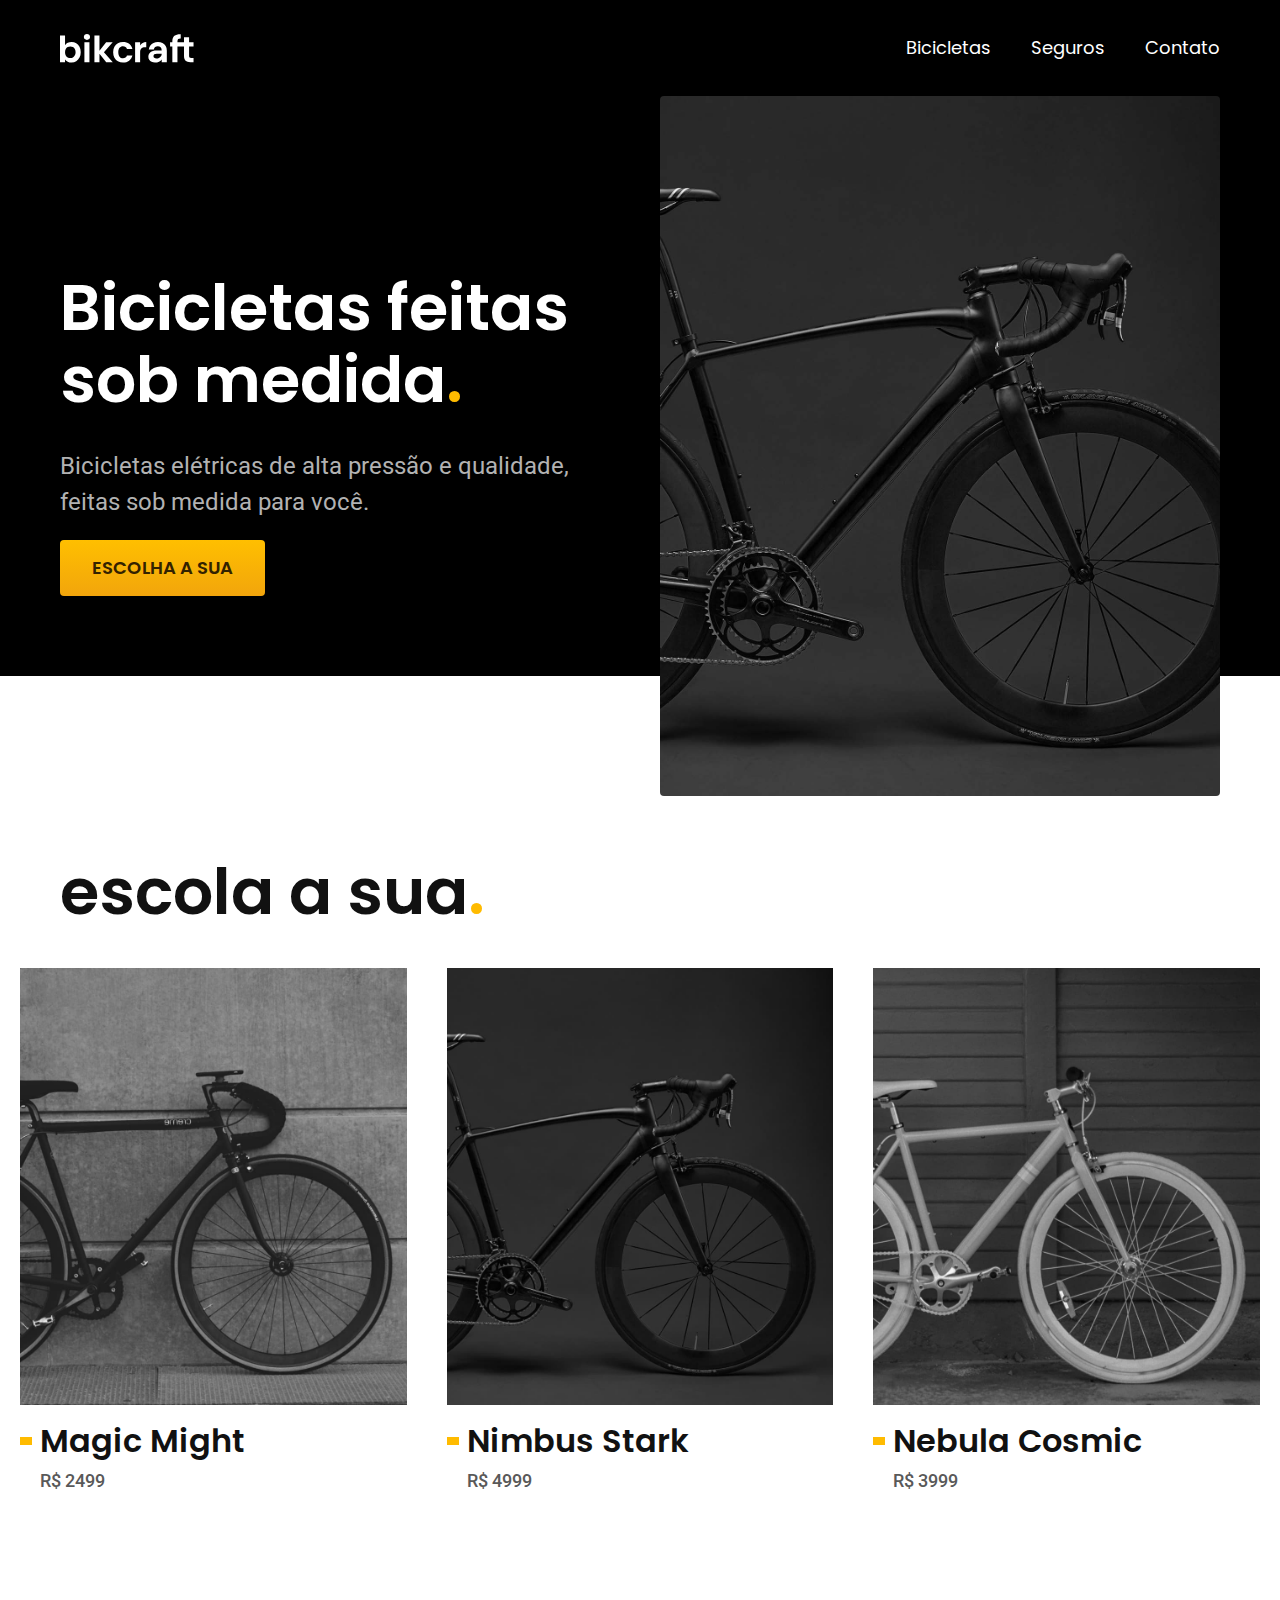
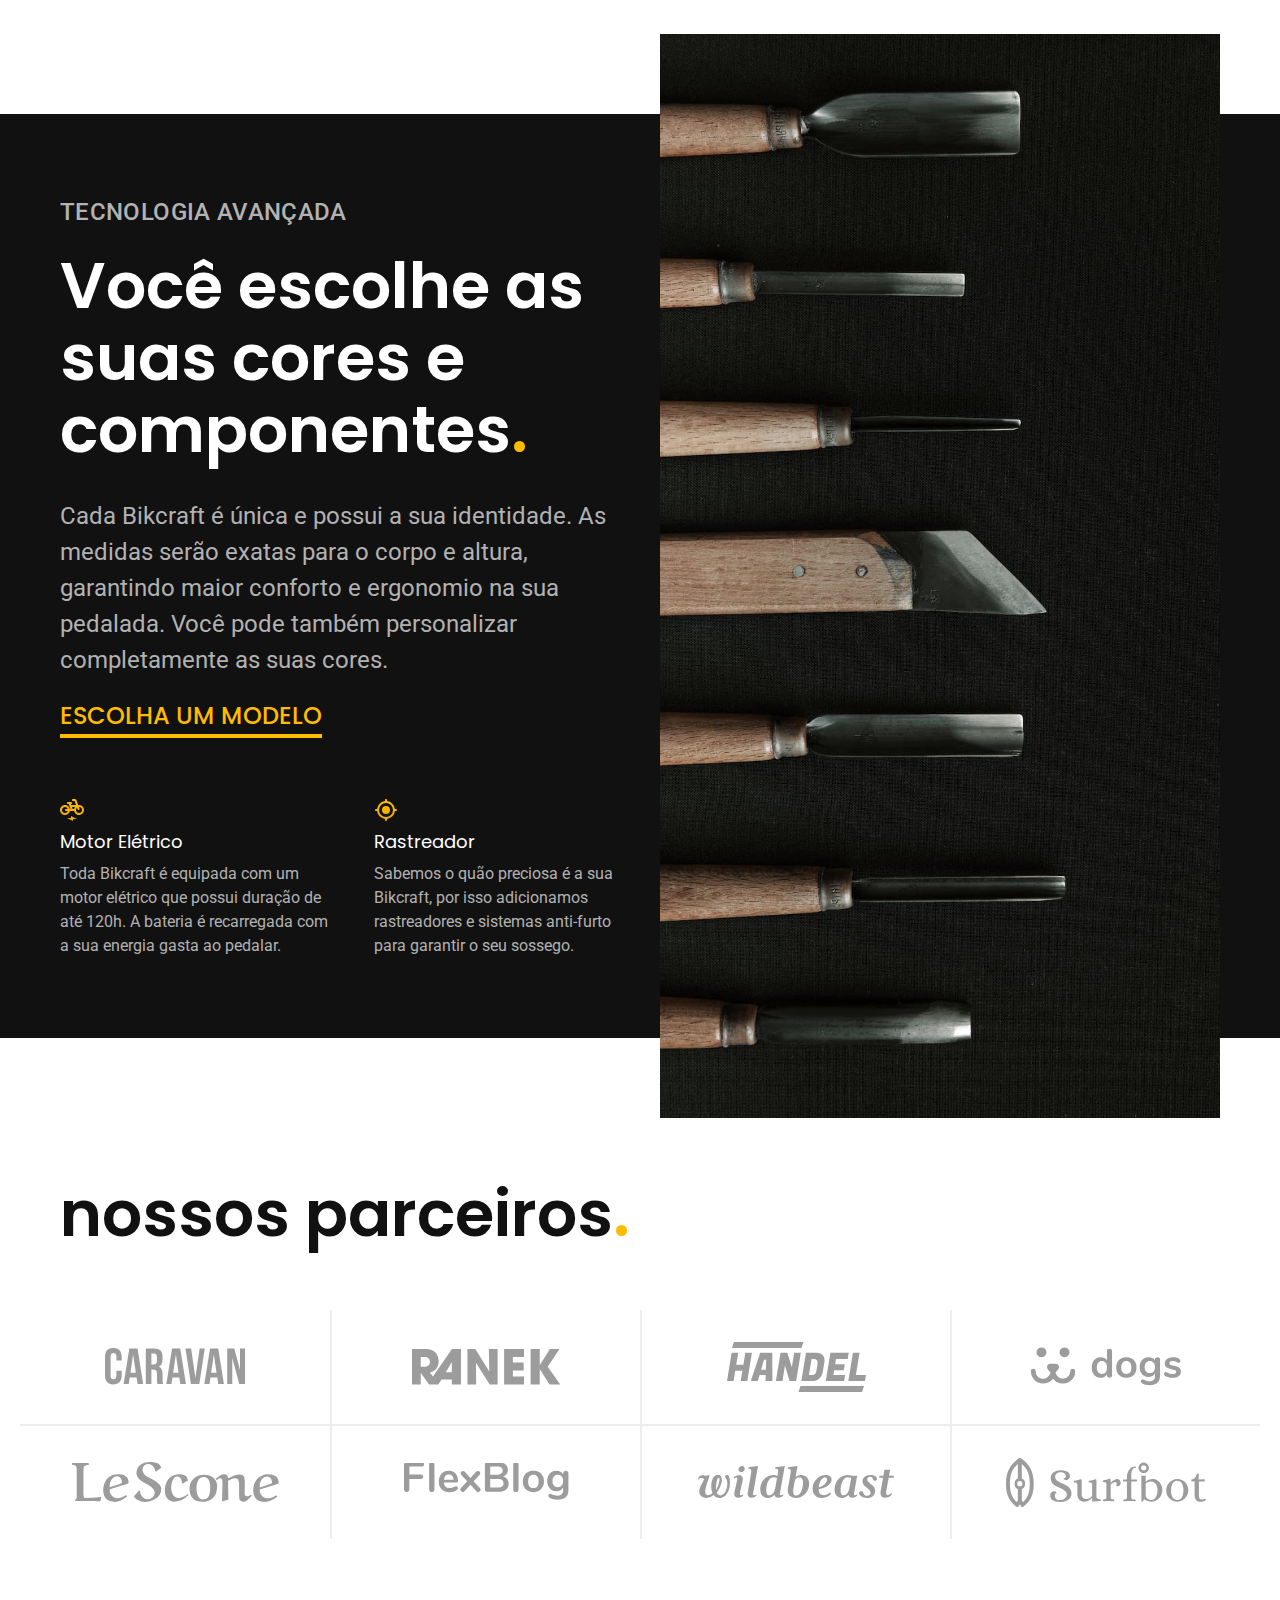
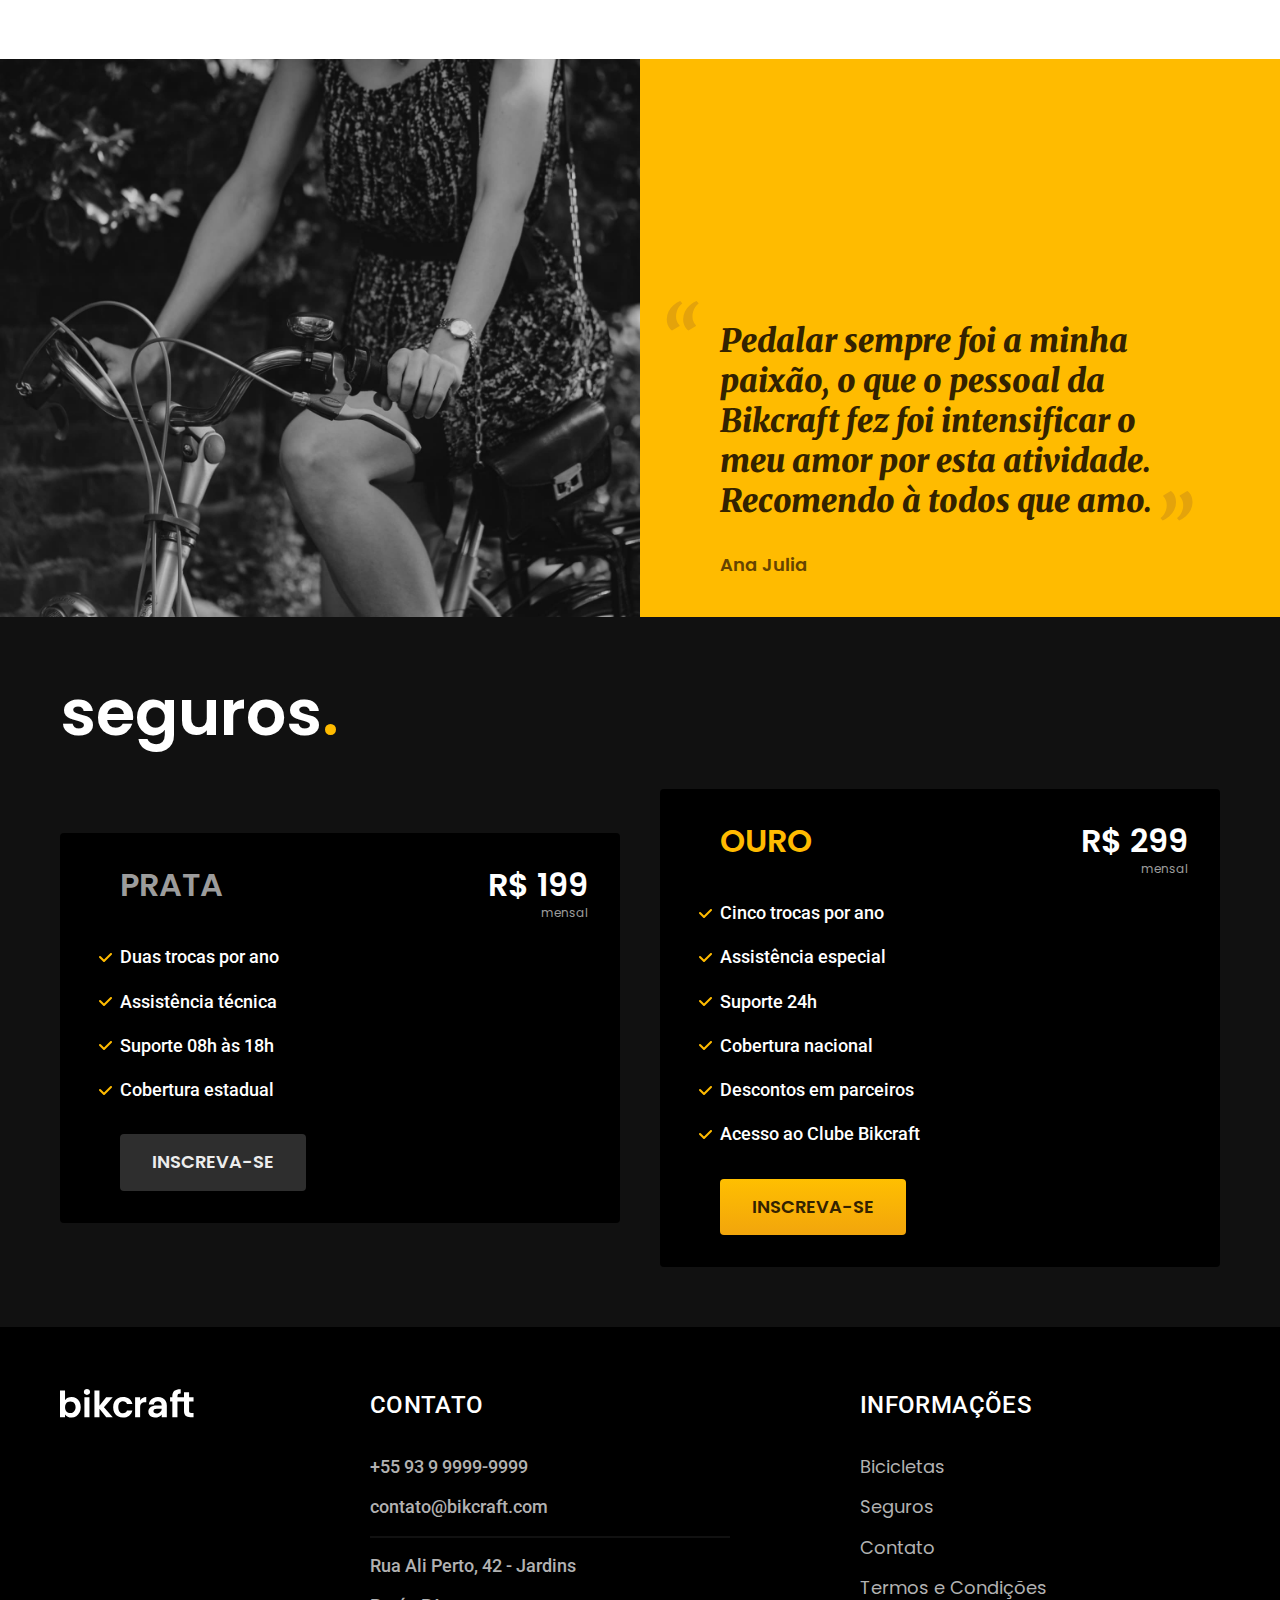
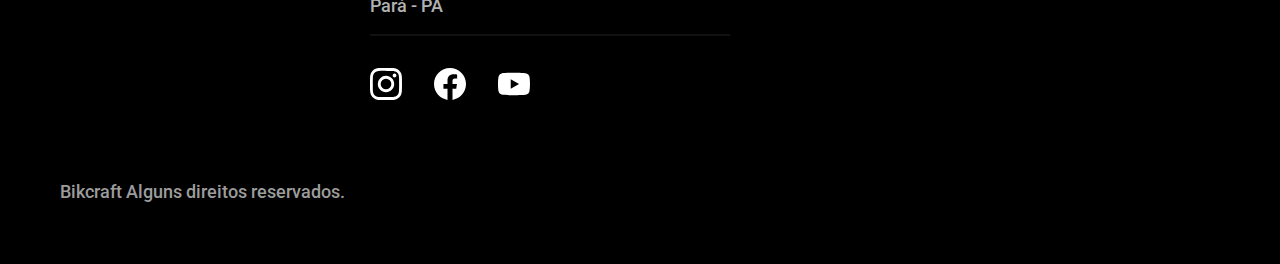
<file: index.html>
<!DOCTYPE html>
<html lang="pt-br">
<!-- cometarios no html = shit + alt + A -->

<head>
  <meta charset="UTF-8">
  <meta name="viewport" content="width=device-width, initial-scale=1.0">
  <link rel="stylesheet" href="./css/style.css">
  <link rel="preconnect" href="https://fonts.googleapis.com">
  <link rel="preconnect" href="https://fonts.gstatic.com" crossorigin>
  <link href="https://fonts.googleapis.com/css2?family=Merriweather:wght@900&family=Poppins:wght@400;600&family=Roboto:wght@400;500&display=swap" rel="stylesheet">
  <title>Bikcrakt</title>
</head>

<body>
  <header class="header-bg">
    <div class="header container">
      <a href="./"><img src="./img/bikcraft.svg" alt="Bikcraft"></a>
      <nav aria-label="primaria">
        <ul class="header-menu font-1-m cor-0">
          <li><a href="./bicicletas.html">Bicicletas</a></li>
          <li><a href="./seguros.html">Seguros</a></li>
          <li><a href="./contato.html">Contato</a></li>
        </ul>
      </nav>
    </div>
  </header>

  <main class="introducao-bg">
    <div class="introducao container">
      <div class="introducao-conteudo">
        <h1 class="font-1-xxl cor-0">Bicicletas feitas sob medida<span class="cor-p1">.</span></h1>
        <p class="font-2-l cor-5">Bicicletas elétricas de alta pressão e qualidade, feitas sob medida para você.</p>
        <a class="botao" href="./bicicletas.html">Escolha a sua</a>
      </div>
      <div>
        <img src="./img/fotos/introducao.jpg" alt="Bicicleta Elétrica preta">
      </div>
    </div>
  </main>
  <article class="bicicletas-lista">
    <h2 class="container font-1-xxl">escola a sua<span class="cor-p1">.</span></h2>
    <ul>
      <li>
        <a href="./bicicletas/magic.html">
          <img src="./img/bicicletas/magic-home.jpg" alt="Bicicleta preta">
          <h3 class="font-1-xl">Magic Might</h3>
          <span class="font-2-m cor-8">R$ 2499</span>
        </a>
      </li>
      <li>
        <a href="./bicicletas/nimbus.html">
          <img src="./img/bicicletas/nimbus-home.jpg" alt="Bicicleta preta">
          <h3 class="font-1-xl">Nimbus Stark</h3>
          <span class="font-2-m cor-8">R$ 4999</span>
        </a>
      </li>
      <li>
        <a href="./bicicletas/nebula.html">
          <img src="./img/bicicletas/nebula-home.jpg" alt="Bicicleta preta">
          <h3 class="font-1-xl">Nebula Cosmic</h3>
          <span class="font-2-m cor-8">R$ 3999</span>
        </a>
      </li>
    </ul>
  </article>
  <article class="tecnologia-bg">
    <div class="tecnologia container">
      <div class="tecnologia-conteudo">
        <span class="font-2-l-b cor-5">Tecnologia Avançada</span>
        <h2 class="font-1-xxl cor-0">Você escolhe as suas cores e componentes<span class="cor-p1">.</span></h2>
        <p class="font-2-l cor-5">Cada Bikcraft é única e possui a sua identidade. As medidas serão exatas para o corpo e altura, garantindo maior conforto e ergonomio na sua pedalada. Você pode também personalizar completamente as suas cores.</p>
        <a class="link" href="./bicicletas.html">Escolha um modelo</a>
        <div class="tecnologia-vantagens">
          <div>
            <img src="./img/icones/eletrica.svg" alt="">
            <h3 class="font-1-m cor-0">Motor Elétrico</h3>
            <p class="font-2-s cor-5">Toda Bikcraft é equipada com um motor elétrico que possui duração de até 120h. A bateria é recarregada com a sua energia gasta ao pedalar.</p>
          </div>
          <div>
            <img src="./img/icones/rastreador.svg" alt="">
            <h3 class="font-1-m cor-0">Rastreador</h3>
            <p class="font-2-s cor-5">Sabemos o quão preciosa é a sua Bikcraft, por isso adicionamos rastreadores e sistemas anti-furto para garantir o seu sossego.</p>
          </div>
        </div>
      </div>
      <div class="tecnologia-imagem">
        <img src="./img/fotos/tecnologia.jpg" alt="">
      </div>
    </div>
  </article>
  <section class="parceiros" aria-label="Nossos Parceiros">
    <!-- para section é sempre necessário adicionar a aria-label para que seja criado um ponto de referência -->
    <h2 class="container font-1-xxl">nossos parceiros<span class="cor-p1">.</span></h2>

    <ul>
      <li><img src="./img/parceiros/caravan.svg" alt="caravan"></li>
      <li><img src="./img/parceiros/ranek.svg" alt="ranek"></li>
      <li><img src="./img/parceiros/handel.svg" alt="handel"></li>
      <li><img src="./img/parceiros/dogs.svg" alt="dogs"></li>
      <li><img src="./img/parceiros/lescone.svg" alt="lescone"></li>
      <li><img src="./img/parceiros/flexblog.svg" alt="flexblog"></li>
      <li><img src="./img/parceiros/wildbeast.svg" alt="wildbeast"></li>
      <li><img src="./img/parceiros/surfbot.svg" alt="surfbot"></li>
    </ul>
  </section>
  <section class="depoimento" aria-label="Depoimento">
    <div>
      <img src="./img/fotos/depoimento.jpg" alt="Pessoa pedalando uma bicicleta bikecraft">
    </div>
    <div class="depoimento-conteudo">
      <blockquote class="font-1-xl cor-p5">
        <!-- tag blockquote é usada quando for inserido um tipo de comentário ao site -->
        <p>Pedalar sempre foi a minha paixão, o que o pessoal da Bikcraft fez foi intensificar o meu amor por esta atividade. Recomendo à todos que amo.</p>
      </blockquote>
      <span class="font-1-m-b cor-p4">Ana Julia</span>
    </div>
  </section>
  <article class="seguros-bg">
    <div class="seguros container">
      <h2 class="font-1-xxl cor-0">seguros<span class="cor-p1">.</span></h2>
      <div class="seguros-item">
        <h3 class="font-1-xl cor-6">PRATA</h3>
        <span class="font-1-xl cor-0">R$ 199 <span class="font-1-xs cor-6">mensal</span></span>
        <ul class="font-2-m cor-0">
          <li>Duas trocas por ano</li>
          <li>Assistência técnica</li>
          <li>Suporte 08h às 18h</li>
          <li>Cobertura estadual</li>
        </ul>
        <a class="botao secundario" href="./orcamento.html">Inscreva-se</a>
      </div>
      <div class="seguros-item">
        <h3 class="font-1-xl cor-p1">OURO</h3>
        <span class="font-1-xl cor-0">R$ 299 <span class="font-1-xs cor-6">mensal</span></span>
        <ul class="font-2-m cor-0">
          <li>Cinco trocas por ano</li>
          <li>Assistência especial</li>
          <li>Suporte 24h</li>
          <li>Cobertura nacional</li>
          <li>Descontos em parceiros</li>
          <li>Acesso ao Clube Bikcraft</li>
        </ul>
        <a class="botao" href="./orcamento.html">Inscreva-se</a>
      </div>
    </div>
  </article>
  <footer class="footer-bg">
    <div class="footer container">
      <img src="./img/bikcraft.svg" alt="Bikcraft">
      <div class="footer-contato">
        <h3 class="font-2-l-b cor-0">Contato</h3>
        <ul class="font-2-m cor-5">
          <li><a href="tel:+5592999999999">+55 93 9 9999-9999</a></li>
          <li><a href="mailto:contato@bikcraft.com">contato@bikcraft.com</a></li>
          <li>Rua Ali Perto, 42 - Jardins</li>
          <li>Pará - PA</li>
        </ul>
        <div class="footer-redes">
          <a href="./">
            <img src="./img/redes/instagram.svg" alt="Instagram">
          </a>
          <a href="./">
            <img src="./img/redes/facebook.svg" alt="Facebook">
          </a>
          <a href="./">
            <img src="./img/redes/youtube.svg" alt="Youtube">
          </a>
        </div>
      </div>
      <div class="footer-informacoes">
        <h3 class="font-2-l-b cor-0">Informações</h3>
        <nav>
          <ul class="font-1-m cor-5">
            <li><a href="./bicletas.html">Bicicletas</a></li>
            <li><a href="./seguros.html">Seguros</a></li>
            <li><a href="./contato.html">Contato</a></li>
            <li><a href="./termos.html">Termos e Condições</a></li>
          </ul>
        </nav>
      </div>
      <p class="footer-copy font-2-m cor-6">Bikcraft Alguns direitos reservados.</p>
    </div>
  </footer>

</body>

</html>
</file>
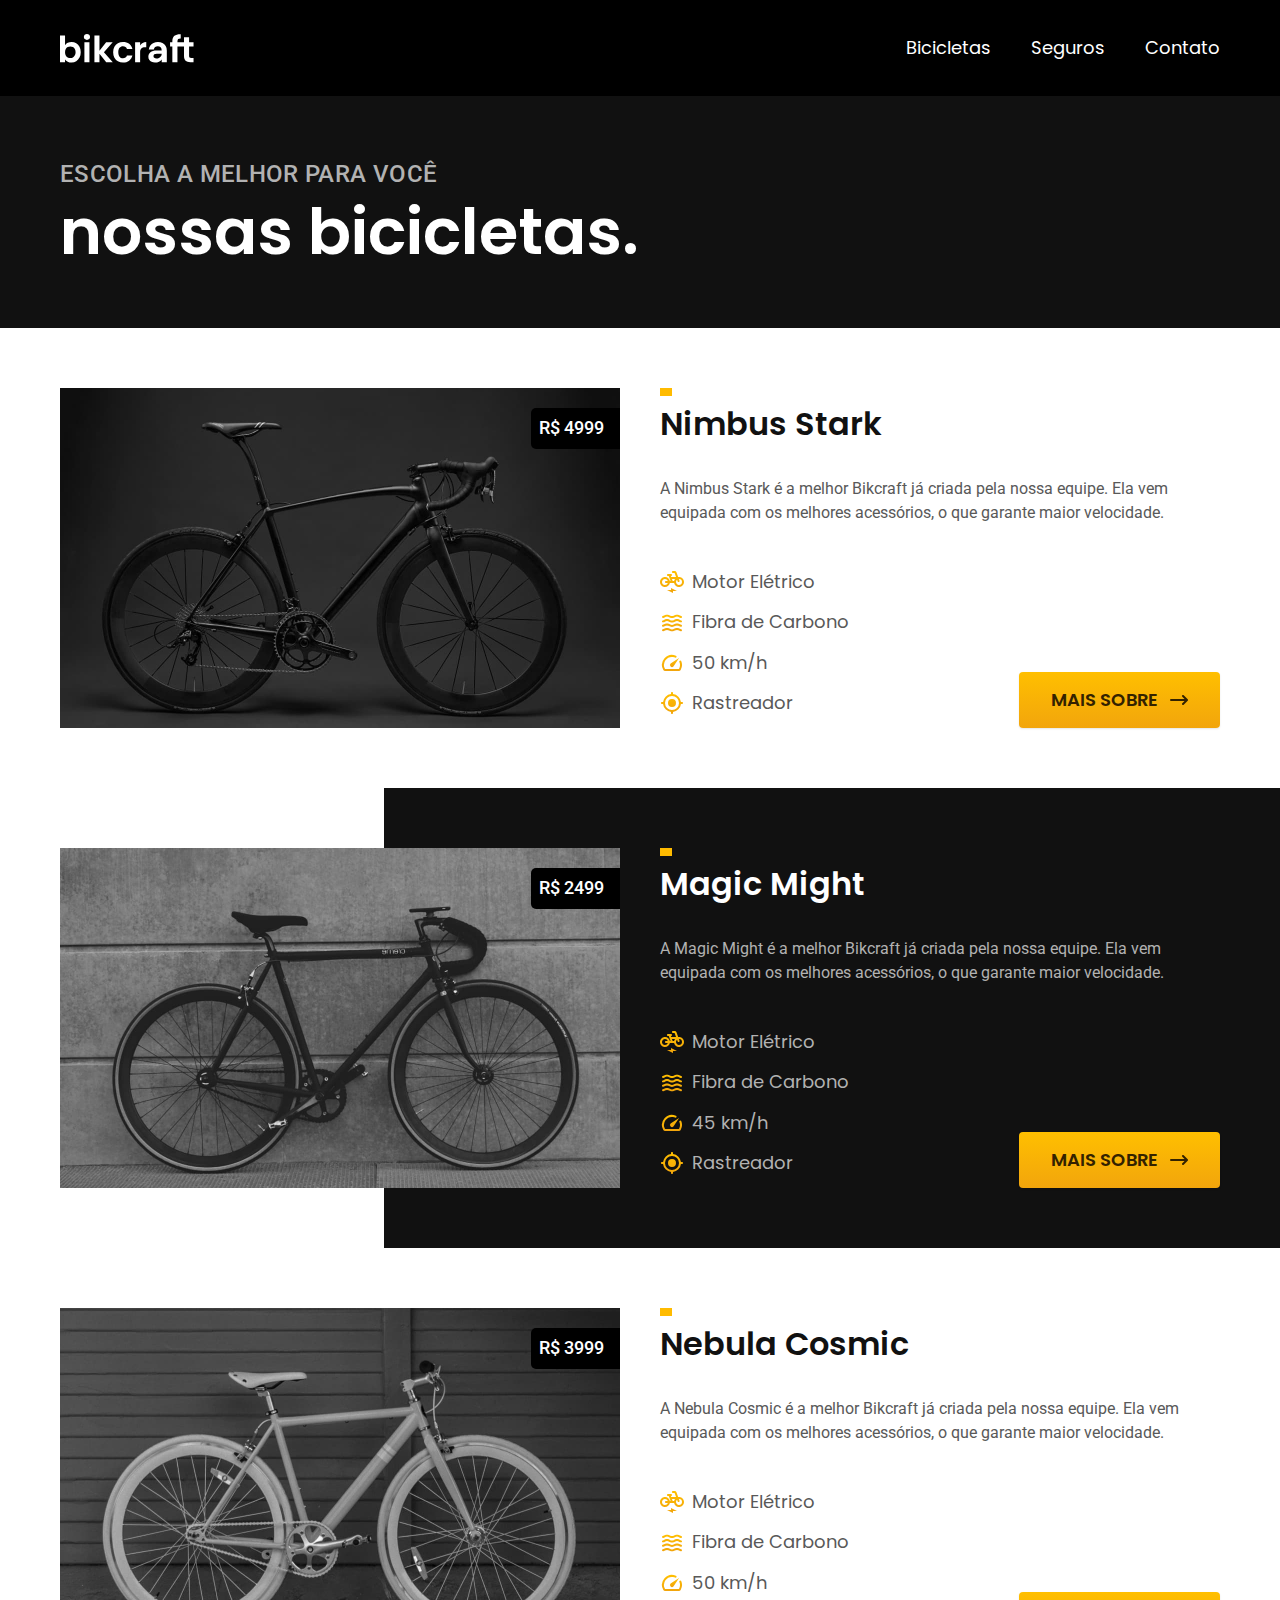
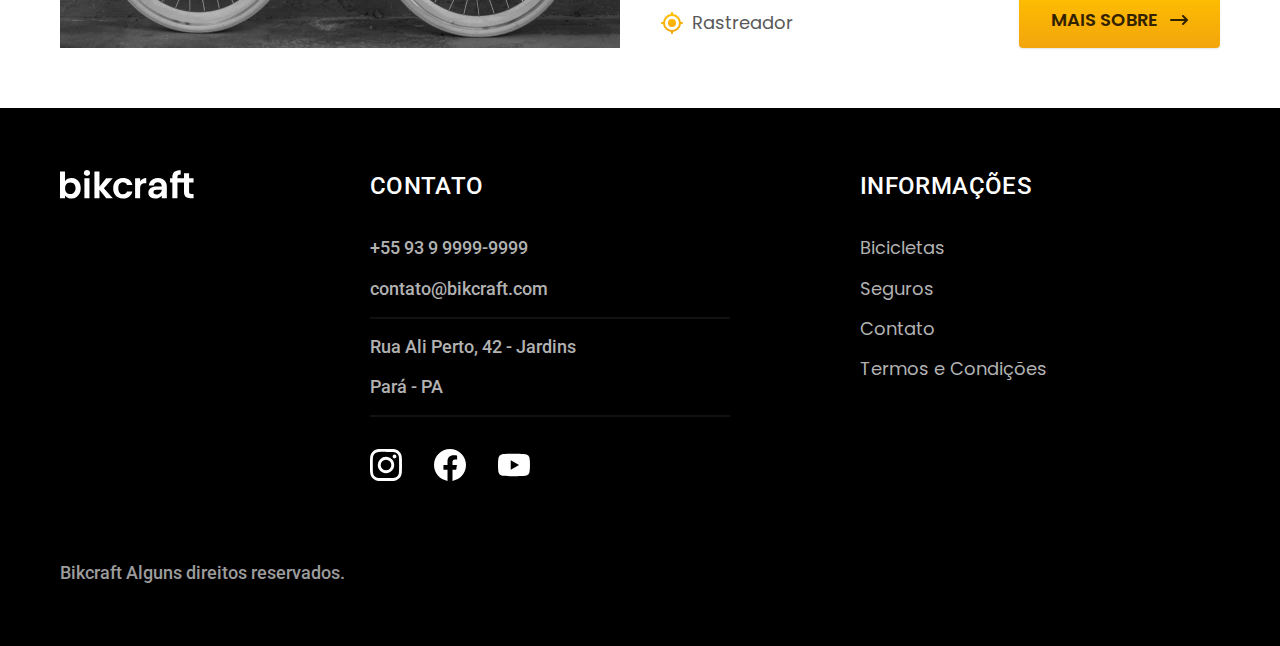
<file: bicicletas.html>
<!DOCTYPE html>
<html lang="pt-br">
<!-- cometarios no html = shit + alt + A -->

<head>
  <meta charset="UTF-8">
  <meta name="viewport" content="width=device-width, initial-scale=1.0">
  <link rel="stylesheet" href="./css/style.css">
  <link rel="preconnect" href="https://fonts.googleapis.com">
  <link rel="preconnect" href="https://fonts.gstatic.com" crossorigin>
  <link href="https://fonts.googleapis.com/css2?family=Merriweather:wght@900&family=Poppins:wght@400;600&family=Roboto:wght@400;500&display=swap" rel="stylesheet">
  <title>Bicicletas | Bikcraft</title>
</head>

<body id="bicicletas">
  <header class="header-bg">
    <div class="header container">
      <a href="./"><img src="./img/bikcraft.svg" alt="Bikcraft"></a>
      <nav aria-label="primaria">
        <ul class="header-menu font-1-m cor-0">
          <li><a href="./bicicletas.html">Bicicletas</a></li>
          <li><a href="./seguros.html">Seguros</a></li>
          <li><a href="./contato.html">Contato</a></li>
        </ul>
      </nav>
    </div>
  </header>

  <main>
    <div class="titulo-bg">
      <div class="titulo container">
        <p class="font-2-l-b cor-5">Escolha a melhor para você</p>
        <h1 class="font-1-xxl cor-0">nossas bicicletas<span>.</span></h1>
      </div>
    </div>


    <div class="bicicletas container">
      <div class="bicicletas-imagem">
        <img src="./img/bicicletas/nimbus.jpg" alt="Bicicleta preta">
        <span class="font-2-m cor-0">R$ 4999</span>
      </div>
      <div class="bicicletas-conteudo">
        <h2 class="font-1-xl">Nimbus Stark</h2>
        <p class="font-2-s cor-8">A Nimbus Stark é a melhor Bikcraft já criada pela nossa equipe. Ela vem equipada com os melhores acessórios, o que garante maior velocidade.</p>
        <ul class="font-1-m cor-8">
          <li><img src="./img/icones/eletrica.svg" alt="">
            Motor Elétrico
          </li>
          <li><img src="./img/icones/carbono.svg" alt="">
            Fibra de Carbono
          </li>
          <li><img src="./img/icones/velocidade.svg" alt="">
            50 km/h
          </li>
          <li><img src="./img/icones/rastreador.svg" alt="">
            Rastreador
          </li>
        </ul>
        <a class="botao seta" href="./bicicletas/nebula.html">Mais Sobre</a>
      </div>
    </div>


    <div class="bicicletas-bg">
      <div class="bicicletas container">
        <div class="bicicletas-imagem">
          <img src="./img/bicicletas/magic.jpg" alt="Bicicleta preta">
          <span class="font-2-m cor-0">R$ 2499</span>
        </div>
        <div class="bicicletas-conteudo">
          <h2 class="font-1-xl cor-0">Magic Might</h2>
          <p class="font-2-s cor-5">A Magic Might é a melhor Bikcraft já criada pela nossa equipe. Ela vem equipada com os melhores acessórios, o que garante maior velocidade.</p>
          <ul class="font-1-m cor-5">
            <li><img src="./img/icones/eletrica.svg" alt="">
              Motor Elétrico
            </li>
            <li><img src="./img/icones/carbono.svg" alt="">
              Fibra de Carbono
            </li>
            <li><img src="./img/icones/velocidade.svg" alt="">
              45 km/h
            </li>
            <li><img src="./img/icones/rastreador.svg" alt="">
              Rastreador
            </li>
          </ul>
          <a class="botao seta" href="./bicicletas/nebula.html">Mais Sobre</a>
        </div>
      </div>
    </div>


    <div class="bicicletas container">
      <div class="bicicletas-imagem">
        <img src="./img/bicicletas/nebula.jpg" alt="Bicicleta preta">
        <span class="font-2-m cor-0">R$ 3999</span>
      </div>
      <div class="bicicletas-conteudo">
        <h2 class="font-1-xl">Nebula Cosmic</h2>
        <p class="font-2-s cor-8">A Nebula Cosmic é a melhor Bikcraft já criada pela nossa equipe. Ela vem equipada com os melhores acessórios, o que garante maior velocidade.</p>
        <ul class="font-1-m cor-8">
          <li><img src="./img/icones/eletrica.svg" alt="">
            Motor Elétrico
          </li>
          <li><img src="./img/icones/carbono.svg" alt="">
            Fibra de Carbono
          </li>
          <li><img src="./img/icones/velocidade.svg" alt="">
            50 km/h
          </li>
          <li><img src="./img/icones/rastreador.svg" alt="">
            Rastreador
          </li>
        </ul>
        <a class="botao seta" href="./bicicletas/nebula.html">Mais Sobre</a>
      </div>
    </div>


  </main>

  <footer class="footer-bg">
    <div class="footer container">
      <img src="./img/bikcraft.svg" alt="Bikcraft">
      <div class="footer-contato">
        <h3 class="font-2-l-b cor-0">Contato</h3>
        <ul class="font-2-m cor-5">
          <li><a href="tel:+5592999999999">+55 93 9 9999-9999</a></li>
          <li><a href="mailto:contato@bikcraft.com">contato@bikcraft.com</a></li>
          <li>Rua Ali Perto, 42 - Jardins</li>
          <li>Pará - PA</li>
        </ul>
        <div class="footer-redes">
          <a href="./">
            <img src="./img/redes/instagram.svg" alt="Instagram">
          </a>
          <a href="./">
            <img src="./img/redes/facebook.svg" alt="Facebook">
          </a>
          <a href="./">
            <img src="./img/redes/youtube.svg" alt="Youtube">
          </a>
        </div>
      </div>
      <div class="footer-informacoes">
        <h3 class="font-2-l-b cor-0">Informações</h3>
        <nav>
          <ul class="font-1-m cor-5">
            <li><a href="./bicletas.html">Bicicletas</a></li>
            <li><a href="./seguros.html">Seguros</a></li>
            <li><a href="./contato.html">Contato</a></li>
            <li><a href="./termos.html">Termos e Condições</a></li>
          </ul>
        </nav>
      </div>
      <p class="footer-copy font-2-m cor-6">Bikcraft Alguns direitos reservados.</p>
    </div>
  </footer>

</body>

</html>
</file>
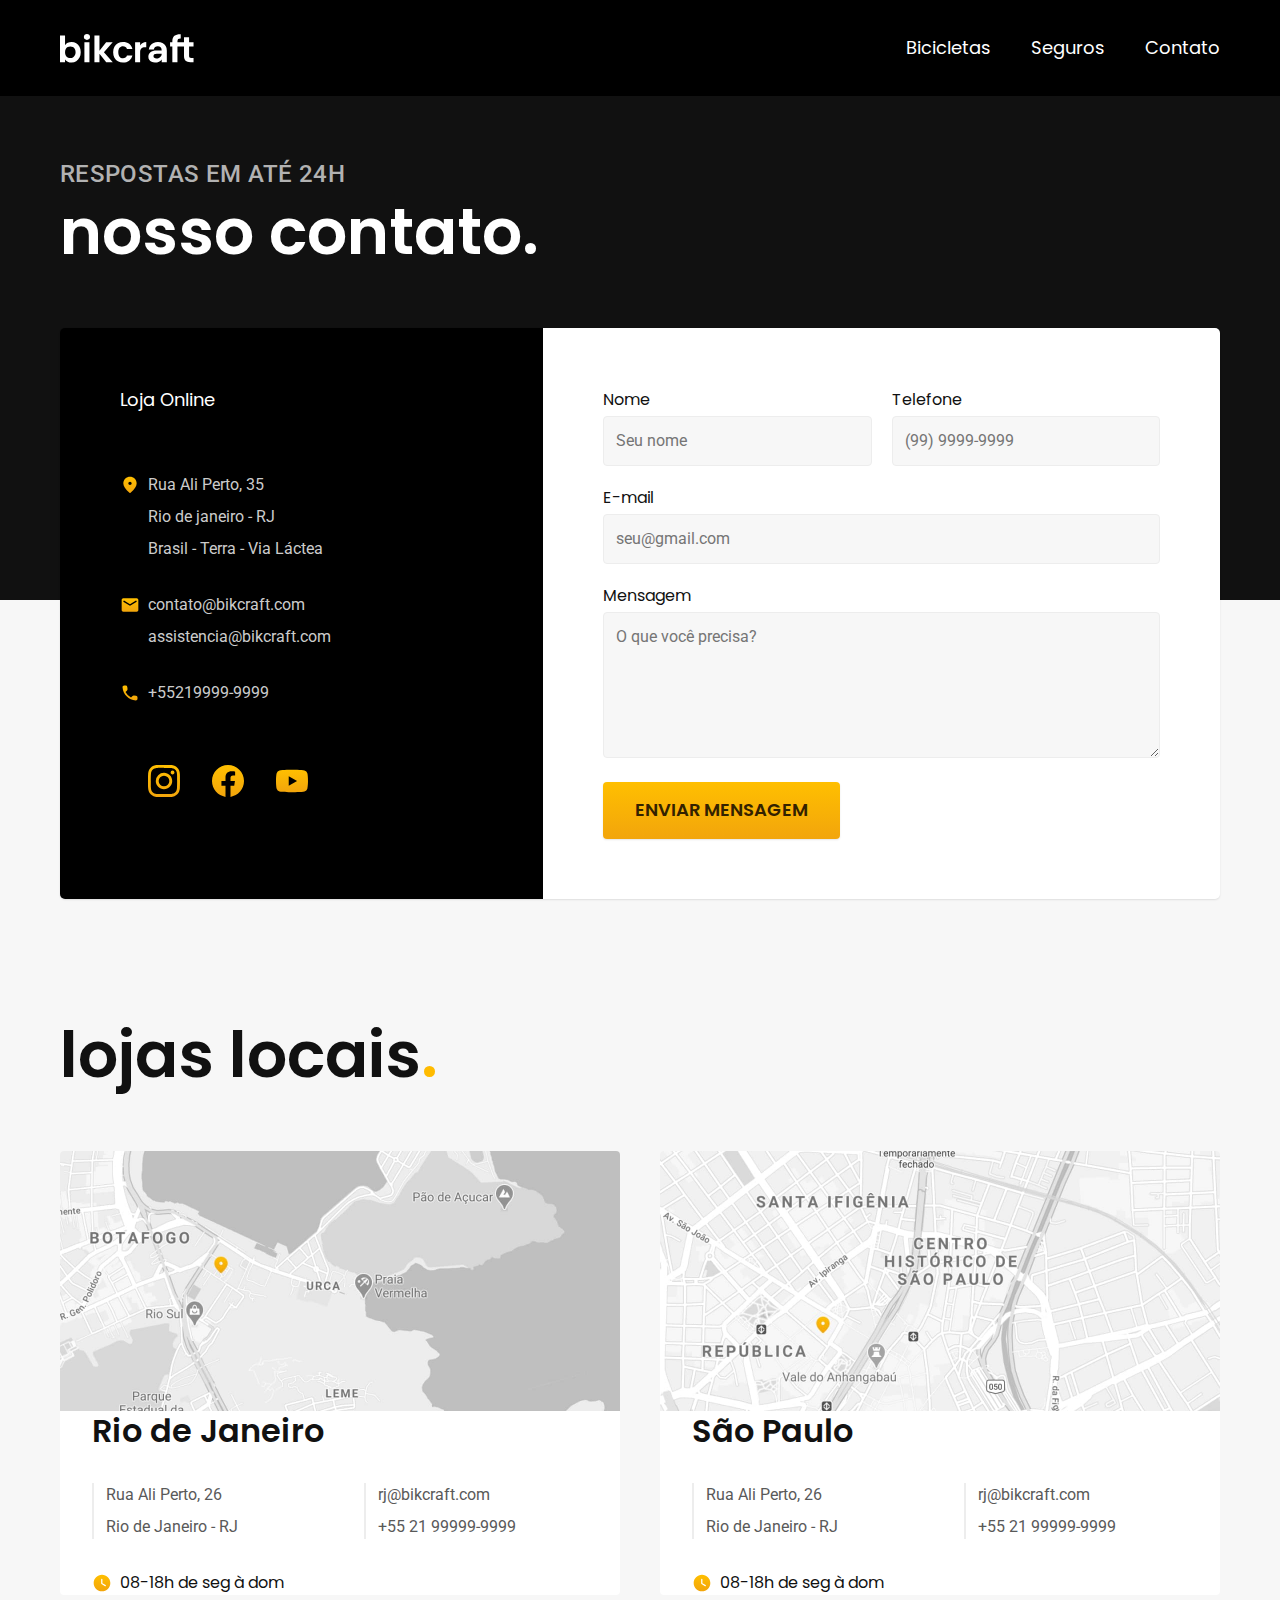
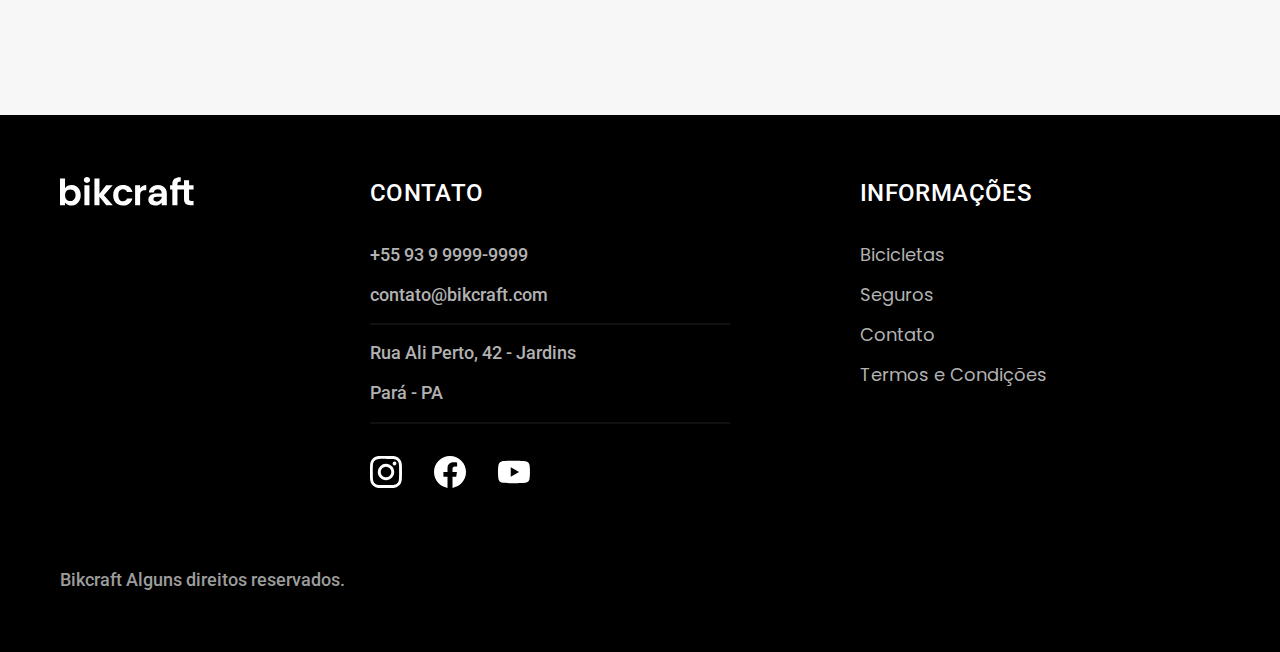
<file: contato.html>
<!DOCTYPE html>
<html lang="pt-br">
<!-- cometarios no html = shit + alt + A -->

<head>
  <meta charset="UTF-8">
  <meta name="viewport" content="width=device-width, initial-scale=1.0">
  <link rel="stylesheet" href="./css/style.css">
  <link rel="preconnect" href="https://fonts.googleapis.com">
  <link rel="preconnect" href="https://fonts.gstatic.com" crossorigin>
  <link href="https://fonts.googleapis.com/css2?family=Merriweather:wght@900&family=Poppins:wght@400;600&family=Roboto:wght@400;500&display=swap" rel="stylesheet">
  <title>Contato | Bikcraft</title>
</head>

<body id="contato">
  <header class="header-bg">
    <div class="header container">
      <a href="./"><img src="./img/bikcraft.svg" alt="Bikcraft"></a>
      <nav aria-label="primaria">
        <ul class="header-menu font-1-m cor-0">
          <li><a href="./bicicletas.html">Bicicletas</a></li>
          <li><a href="./seguros.html">Seguros</a></li>
          <li><a href="./contato.html">Contato</a></li>
        </ul>
      </nav>
    </div>
  </header>

  <main>
    <div class="titulo-bg">
      <div class="titulo container">
        <p class="font-2-l-b cor-5">Respostas em até 24h</p>
        <h1 class="font-1-xxl cor-0">nosso contato<span>.</span></h1>
      </div>
    </div>

    <div class="contato container">
      <section class="contato-dados" aria-label="Endereço">
        <h2 class="font-1-m cor-0">Loja Online</h2>
        <div class="contato-endereco font-2-s cor-4">
          <p>Rua Ali Perto, 35</p>
          <p>Rio de janeiro - RJ</p>
          <p>Brasil - Terra - Via Láctea</p>
        </div>
        <address class="contato-meios font-2-s cor-4">
          <a href="mailto:contato@bikcraft.com">contato@bikcraft.com</a>
          <a href="mailto:assistencia@bikcraft.com">assistencia@bikcraft.com</a>
          <a href="tel:+552199999999">+55219999-9999</a>
        </address>
        <div class="contato-redes">
          <a href="./">
            <img src="./img/redes/instagram-p.svg" alt="Instagram">
          </a>
          <a href="./">
            <img src="./img/redes/facebook-p.svg" alt="Facebook">
          </a>
          <a href="./">
            <img src="./img/redes/youtube-p.svg" alt="Youtube">
          </a>
        </div>
      </section>
      <section class="contato-formulario" aria-label="Formulário">
        <form class="form" action="./contato.html">
          <div>
            <label for="nome">Nome</label>
            <input type="text" id="nome" name="nome" placeholder="Seu nome">
          </div>
          <div>
            <label for="telefone">Telefone</label>
            <input type="text" id="telefone" name="telefone" placeholder="(99) 9999-9999 ">
          </div>
          <div class="col-2">
            <label for="email">E-mail</label>
            <input type="email" id="email" name="email" placeholder="seu@gmail.com">
          </div>
          <div class="col-2">
            <label for="mensagem">Mensagem</label>
            <textarea rows="5" id="mensagem" name="mensagem" placeholder="O que você precisa?"></textarea>
          </div>
          <button class="col-2 botao">Enviar Mensagem</button>
        </form>
      </section>
    </div>

  </main>
  <article class="lojas container">
    <h2 class="font-1-xxl">lojas locais<span class="cor-p1">.</span></h2>
    <div class="lojas-item">
      <img src="./img/lojas/rj.jpg" alt="mapa marcando RJ">
      <div class="lojas-conteudo">
        <h3 class="font-1-xl">Rio de Janeiro</h3>
        <div class="lojas-dados font-2-s cor-8">
          <p>Rua Ali Perto, 26</p>
          <p>Rio de Janeiro - RJ</p>
        </div>
        <div class="lojas-dados font-2-s cor-8">
          <a href="mailto:rj@bikcraft.com">rj@bikcraft.com</a>
          <a href="tel:+5521999999999">+55 21 99999-9999</a>
        </div>
        <p class="lojas-tempo font-1-s"><img src="./img/icones/horario.svg" alt="">08-18h de seg à dom</p>
      </div>
    </div>

    <div class="lojas-item">
      <img src="./img/lojas/sp.jpg" alt="mapa marcando RJ">
      <div class="lojas-conteudo">
        <h3 class="font-1-xl">São Paulo</h3>
        <div class="lojas-dados font-2-s cor-8">
          <p>Rua Ali Perto, 26</p>
          <p>Rio de Janeiro - RJ</p>
        </div>
        <div class="lojas-dados font-2-s cor-8">
          <a href="mailto:rj@bikcraft.com">rj@bikcraft.com</a>
          <a href="tel:+5521999999999">+55 21 99999-9999</a>
        </div>
        <p class="lojas-tempo font-1-s"><img src="./img/icones/horario.svg" alt="">08-18h de seg à dom</p>
      </div>
    </div>
  </article>
  <footer class="footer-bg">
    <div class="footer container">
      <img src="./img/bikcraft.svg" alt="Bikcraft">
      <div class="footer-contato">
        <h3 class="font-2-l-b cor-0">Contato</h3>
        <ul class="font-2-m cor-5">
          <li><a href="tel:+5592999999999">+55 93 9 9999-9999</a></li>
          <li><a href="mailto:contato@bikcraft.com">contato@bikcraft.com</a></li>
          <li>Rua Ali Perto, 42 - Jardins</li>
          <li>Pará - PA</li>
        </ul>
        <div class="footer-redes">
          <a href="./">
            <img src="./img/redes/instagram.svg" alt="Instagram">
          </a>
          <a href="./">
            <img src="./img/redes/facebook.svg" alt="Facebook">
          </a>
          <a href="./">
            <img src="./img/redes/youtube.svg" alt="Youtube">
          </a>
        </div>
      </div>
      <div class="footer-informacoes">
        <h3 class="font-2-l-b cor-0">Informações</h3>
        <nav>
          <ul class="font-1-m cor-5">
            <li><a href="./bicletas.html">Bicicletas</a></li>
            <li><a href="./seguros.html">Seguros</a></li>
            <li><a href="./contato.html">Contato</a></li>
            <li><a href="./termos.html">Termos e Condições</a></li>
          </ul>
        </nav>
      </div>
      <p class="footer-copy font-2-m cor-6">Bikcraft Alguns direitos reservados.</p>
    </div>
  </footer>

</body>

</html>
</file>
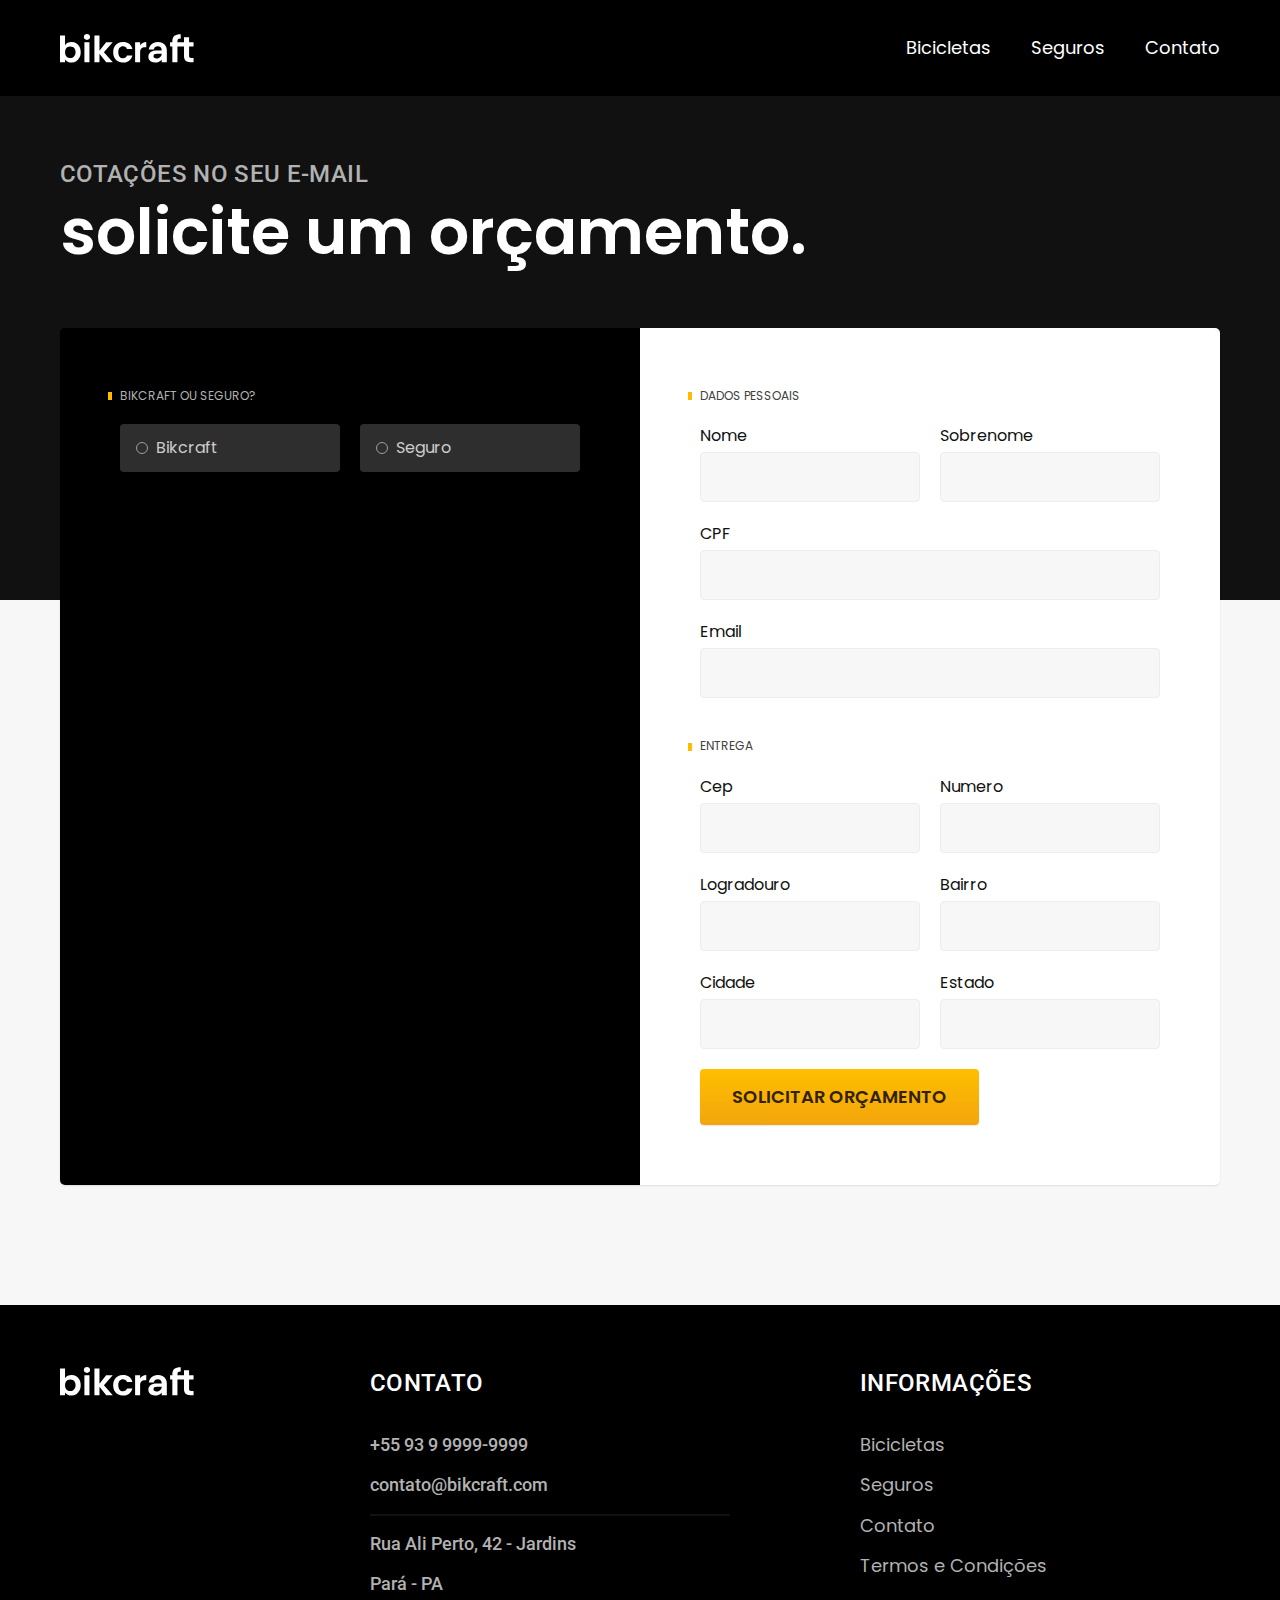
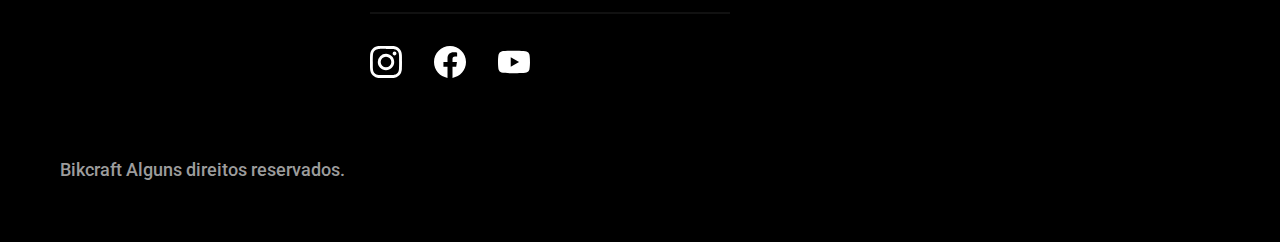
<file: orcamento.html>
<!DOCTYPE html>
<html lang="pt-br">
<!-- cometarios no html = shit + alt + A -->

<head>
  <meta charset="UTF-8">
  <meta name="viewport" content="width=device-width, initial-scale=1.0">
  <link rel="stylesheet" href="./css/style.css">
  <link rel="preconnect" href="https://fonts.googleapis.com">
  <link rel="preconnect" href="https://fonts.gstatic.com" crossorigin>
  <link href="https://fonts.googleapis.com/css2?family=Merriweather:wght@900&family=Poppins:wght@400;600&family=Roboto:wght@400;500&display=swap" rel="stylesheet">
  <title>Orçamento| Bikcraft</title>
</head>

<body id="orcamento">
  <header class="header-bg">
    <div class="header container">
      <a href="./"><img src="./img/bikcraft.svg" alt="Bikcraft"></a>
      <nav aria-label="primaria">
        <ul class="header-menu font-1-m cor-0">
          <li><a href="./bicicletas.html">Bicicletas</a></li>
          <li><a href="./seguros.html">Seguros</a></li>
          <li><a href="./contato.html">Contato</a></li>
        </ul>
      </nav>
    </div>
  </header>

  <main>
    <div class="titulo-bg">
      <div class="titulo container">
        <p class="font-2-l-b cor-5">Cotações no seu e-mail</p>
        <h1 class="font-1-xxl cor-0">solicite um orçamento<span>.</span></h1>
      </div>
    </div>

    <form class="orcamento container" action="./">
      <div class="orcamento-produto">
        <h2 class="font-1-xs cor-5">Bikcraft ou Seguro?</h2>
        <input type="radio" name="tipo" value="bikcraft" id="bikcraft">
        <label for="bikcraft">Bikcraft</label>
        <input type="radio" name="tipo" value="seguro" id="seguro">
        <label for="seguro">Seguro</label>

        <div class="orcamento-conteudo" id="orcamento-bikcraft">
          <h2 class="font-1-xs cor-5">Escolha a sua</h2>
          <input type="radio" name="produto" value="nimbus" id="nimbus">
          <label for="nimbus">Nimbus Stark <span>R$ 4999</span></label>
          <div class="orcamento-detalhes">
            <ul class="font-1-xs cor-8">
              <li><img src="./img/icones/eletrica.svg" alt="">Motor Elétrico</li>
              <li><img src="./img/icones/carbono.svg" alt="">Fibra de Carbono</li>
              <li><img src="./img/icones/velocidade.svg" alt="">50 km/h</li>
              <li><img src="./img/icones/rastreador.svg" alt="">Rastreador</li>
            </ul>
            <img src="./img/bicicletas/nimbus.jpg" alt="Bicicleta Preta">
          </div>
          
          
          <input type="radio" name="produto" value="magic" id="magic">
          <label for="magic">Magic Might  <span>R$ 2499</span></label>
          <div class="orcamento-detalhes">
            <ul class="font-1-xs cor-8">
              <li><img src="./img/icones/eletrica.svg" alt="">Motor Elétrico</li>
              <li><img src="./img/icones/carbono.svg" alt="">Fibra de Carbono</li>
              <li><img src="./img/icones/velocidade.svg" alt="">50 km/h</li>
              <li><img src="./img/icones/rastreador.svg" alt="">Rastreador</li>
            </ul>
            <img src="./img/bicicletas/magic.jpg" alt="">
          </div>
          
          
          <input type="radio" name="produto" value="nebula" id="nebula">
          <label for="nebula">Nebula Cosmic  <span>R$ 3999</span></label>
          <div class="orcamento-detalhes">
            <ul class="font-1-xs cor-8">
              <li><img src="./img/icones/eletrica.svg" alt="">Motor Elétrico</li>
              <li><img src="./img/icones/carbono.svg" alt="">Fibra de Carbono</li>
              <li><img src="./img/icones/velocidade.svg" alt="">50 km/h</li>
              <li><img src="./img/icones/rastreador.svg" alt="">Rastreador</li>
            </ul>
            <img src="./img/bicicletas/nebula.jpg" alt="">
          </div>
        </div>

        <div class="orcamento-conteudo" id="orcamento-seguro">
          <h2 class="font-1-xs cor-5">Escolha o plano</h2>          
          <input type="radio" name="produto" value="prata" id="prata">
          <label for="prata">Prata <span>R$ 199</span></label>

          <input type="radio" name="produto" value="ouro" id="ouro">
          <label for="ouro">Ouro <span>R$ 299</span></label>

        </div>


      </div>

      <div class="orcamento-dados form">
        <h2 class="font-1-xs cor-9 col-2">dados pessoais</h2>
        <div>
          <label for="nome">Nome</label>
          <input type="text" id="nome" name="nome">
        </div>
        <div>
          <label for="sobrenome">Sobrenome</label>
          <input type="text" id="sobrenome" name="sobrenome">
        </div>
        <div class="col-2">
          <label for="cpf">CPF</label>
          <input type="text" id="cpf" nome="cpf">
        </div>
        <div class="col-2">
          <label for="email">Email</label>
          <input type="text" id="email" nome="email">
        </div>
        <h2 class="font-1-xs cor-9 col-2">entrega</h2>
        <div>
          <label for="cep">Cep</label>
          <input type="text" id="cep" name="cep">
        </div>
        <div>
          <label for="numero">Numero</label>
          <input type="text" id="numero" name="numero">
        </div>
        <div>
          <label for="logradouro">Logradouro</label>
          <input type="text" id="logradouro" name="logradouro">
        </div>
        <div>
          <label for="bairro">Bairro</label>
          <input type="text" id="bairro" name="bairro">
        </div>
        <div>
          <label for="cidade">Cidade</label>
          <input type="text" id="cidade" name="cidade">
        </div>
        <div>
          <label for="estado">Estado</label>
          <input type="text" id="estado" name="estado">
        </div>
        <button class="botao col-2">Solicitar Orçamento</button>
      </div>
    </form>

  </main>

  <footer class="footer-bg">
    <div class="footer container">
      <img src="./img/bikcraft.svg" alt="Bikcraft">
      <div class="footer-contato">
        <h3 class="font-2-l-b cor-0">Contato</h3>
        <ul class="font-2-m cor-5">
          <li><a href="tel:+5592999999999">+55 93 9 9999-9999</a></li>
          <li><a href="mailto:contato@bikcraft.com">contato@bikcraft.com</a></li>
          <li>Rua Ali Perto, 42 - Jardins</li>
          <li>Pará - PA</li>
        </ul>
        <div class="footer-redes">
          <a href="./">
            <img src="./img/redes/instagram.svg" alt="Instagram">
          </a>
          <a href="./">
            <img src="./img/redes/facebook.svg" alt="Facebook">
          </a>
          <a href="./">
            <img src="./img/redes/youtube.svg" alt="Youtube">
          </a>
        </div>
      </div>
      <div class="footer-informacoes">
        <h3 class="font-2-l-b cor-0">Informações</h3>
        <nav>
          <ul class="font-1-m cor-5">
            <li><a href="./bicletas.html">Bicicletas</a></li>
            <li><a href="./seguros.html">Seguros</a></li>
            <li><a href="./contato.html">Contato</a></li>
            <li><a href="./termos.html">Termos e Condições</a></li>
          </ul>
        </nav>
      </div>
      <p class="footer-copy font-2-m cor-6">Bikcraft Alguns direitos reservados.</p>
    </div>
  </footer>

</body>

</html>
</file>
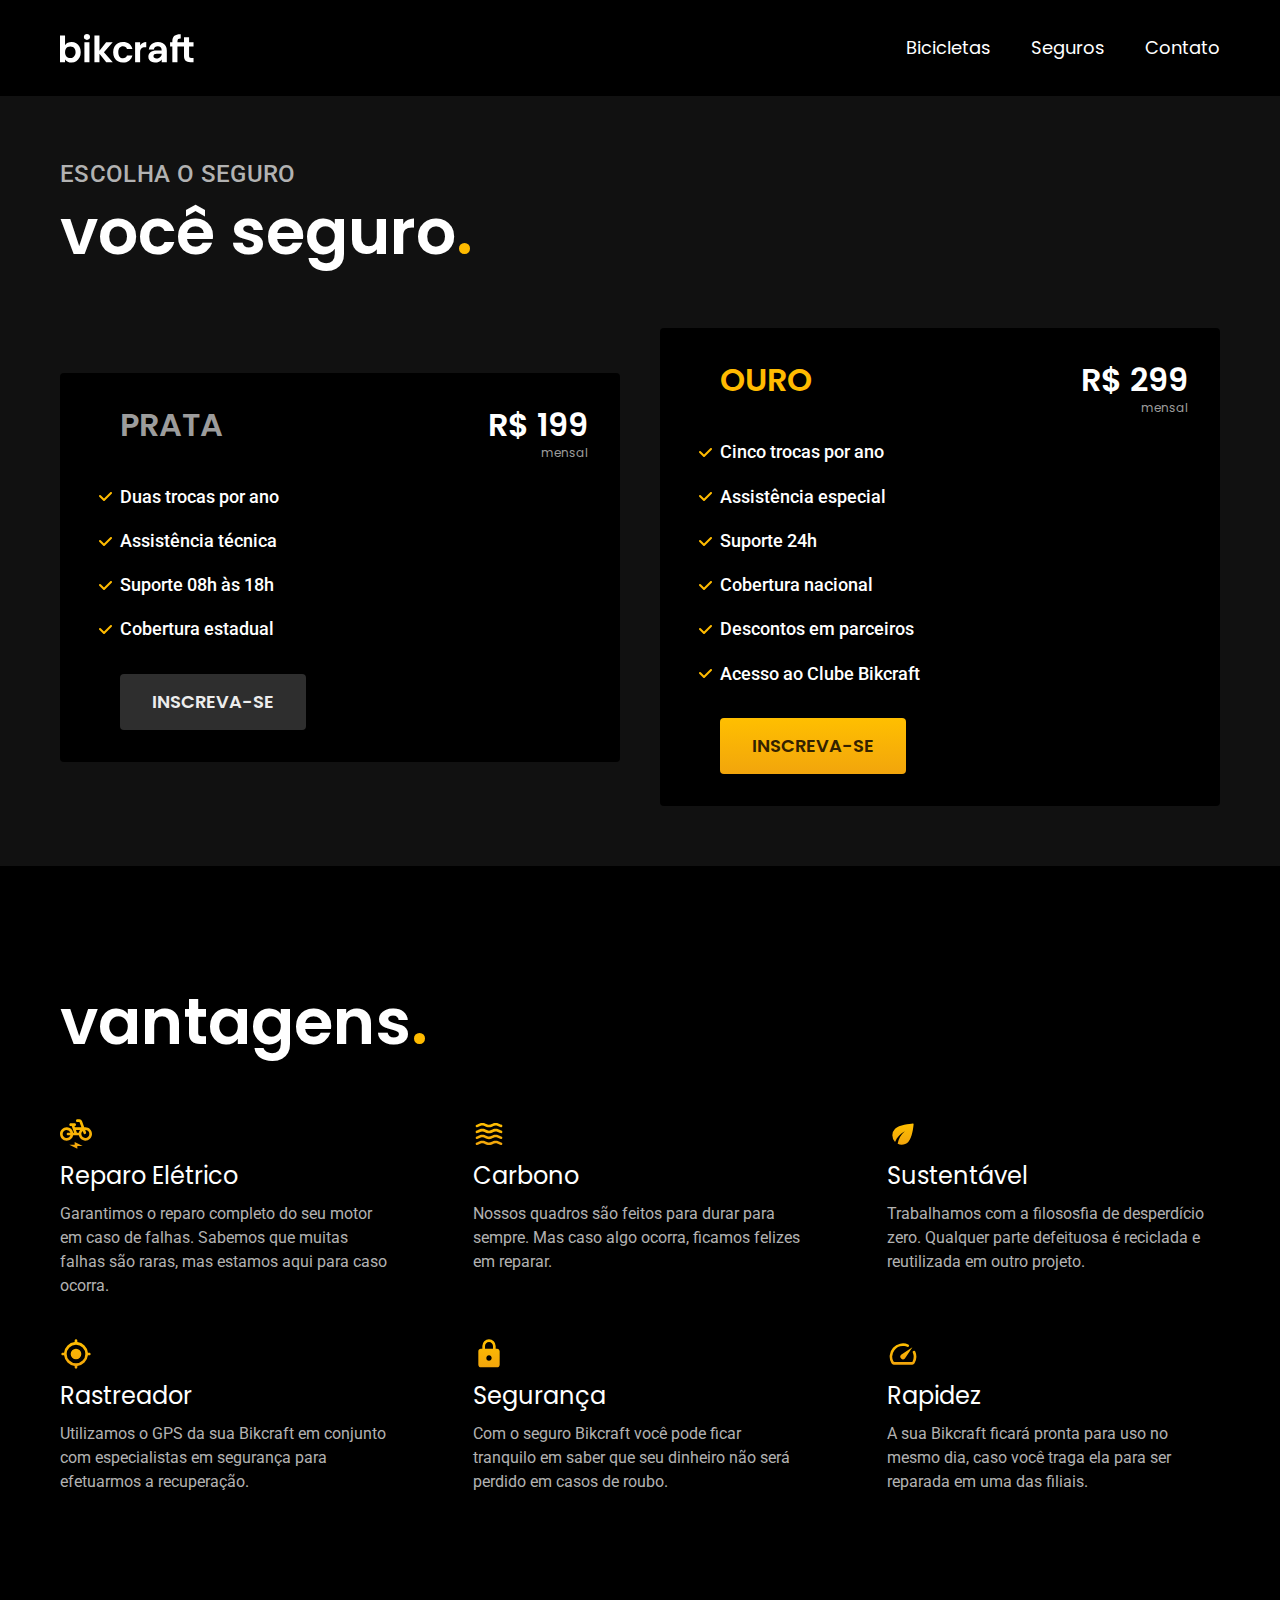
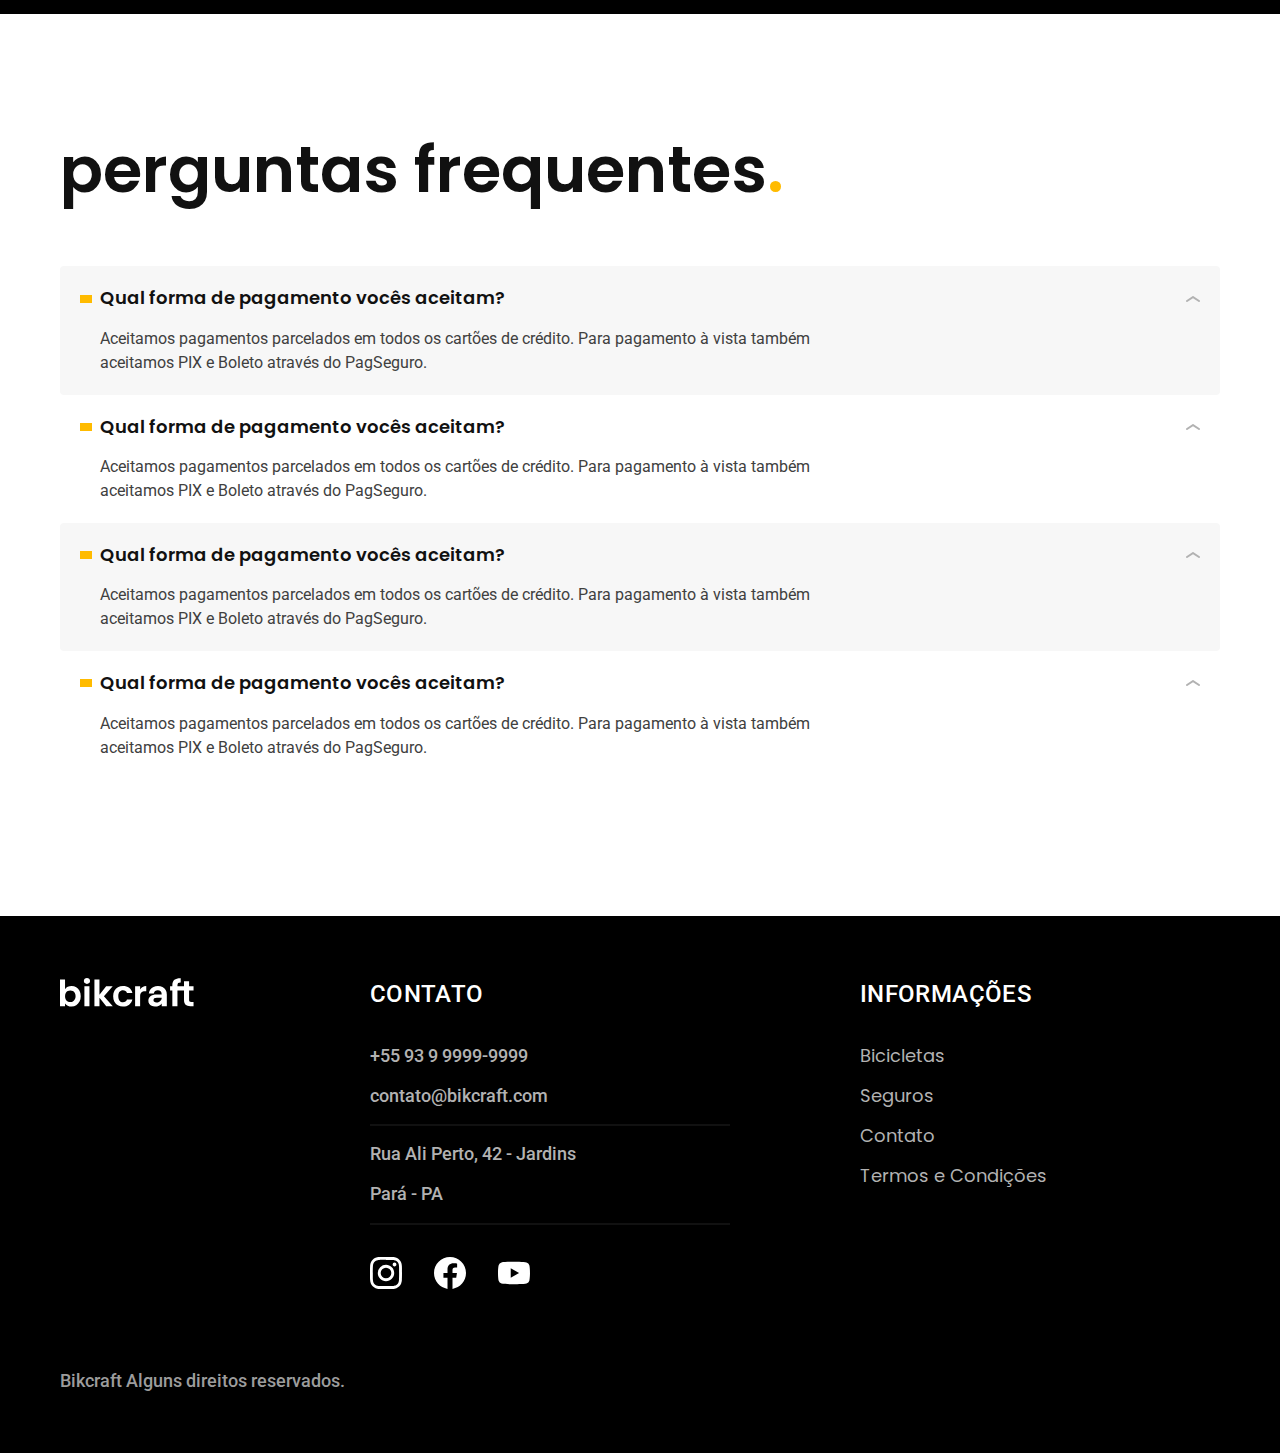
<file: seguros.html>
<!DOCTYPE html>
<html lang="pt-br">
<!-- cometarios no html = shit + alt + A -->

<head>
  <meta charset="UTF-8">
  <meta name="viewport" content="width=device-width, initial-scale=1.0">
  <link rel="stylesheet" href="./css/style.css">
  <link rel="preconnect" href="https://fonts.googleapis.com">
  <link rel="preconnect" href="https://fonts.gstatic.com" crossorigin>
  <link href="https://fonts.googleapis.com/css2?family=Merriweather:wght@900&family=Poppins:wght@400;600&family=Roboto:wght@400;500&display=swap" rel="stylesheet">
  <title>Seguros | Bikcraft</title>
</head>

<body id="seguros">
  <header class="header-bg">
    <div class="header container">
      <a href="./"><img src="./img/bikcraft.svg" alt="Bikcraft"></a>
      <nav aria-label="primaria">
        <ul class="header-menu font-1-m cor-0">
          <li><a href="./bicicletas.html">Bicicletas</a></li>
          <li><a href="./seguros.html">Seguros</a></li>
          <li><a href="./contato.html">Contato</a></li>
        </ul>
      </nav>
    </div>
  </header>

  <main class="seguros-bg">
    <div class="titulo-bg">
      <div class="titulo container">
        <p class="font-2-l-b cor-5">Escolha o seguro</p>
        <h1 class="font-1-xxl cor-0">você seguro<span class="cor-p1">.</span></h1>
      </div>
    </div>

    <div class="seguros container">
      <div class="seguros-item">
        <h3 class="font-1-xl cor-6">PRATA</h3>
        <span class="font-1-xl cor-0">R$ 199 <span class="font-1-xs cor-6">mensal</span></span>
        <ul class="font-2-m cor-0">
          <li>Duas trocas por ano</li>
          <li>Assistência técnica</li>
          <li>Suporte 08h às 18h</li>
          <li>Cobertura estadual</li>
        </ul>
        <a class="botao secundario" href="./orcamento.html">Inscreva-se</a>
      </div>
      <div class="seguros-item">
        <h3 class="font-1-xl cor-p1">OURO</h3>
        <span class="font-1-xl cor-0">R$ 299 <span class="font-1-xs cor-6">mensal</span></span>
        <ul class="font-2-m cor-0">
          <li>Cinco trocas por ano</li>
          <li>Assistência especial</li>
          <li>Suporte 24h</li>
          <li>Cobertura nacional</li>
          <li>Descontos em parceiros</li>
          <li>Acesso ao Clube Bikcraft</li>
        </ul>
        <a class="botao" href="./orcamento.html">Inscreva-se</a>
      </div>
    </div>


  </main>

  <article class="vantagens-bg">
    <div class="vantagens container">
      <h2 class="font-1-xxl cor-0">vantagens<span class="cor-p1">.</span></h2>
      <ul>
        <li>
          <img src="./img/icones/eletrica.svg" alt="">
          <h3 class="font-1-l cor-0">Reparo Elétrico</h3>
          <p class="font-2-s cor-5">Garantimos o reparo completo do seu motor em caso de falhas. Sabemos que muitas falhas são raras, mas estamos aqui para caso ocorra.</p>
        </li>
        <li>
          <img src="./img/icones/carbono.svg" alt="">
          <h3 class="font-1-l cor-0">Carbono</h3>
          <p class="font-2-s cor-5">Nossos quadros são feitos para durar para sempre. Mas caso algo ocorra, ficamos felizes em reparar.</p>
        </li>
        <li>
          <img src="./img/icones/sustentavel.svg" alt="">
          <h3 class="font-1-l cor-0">Sustentável</h3>
          <p class="font-2-s cor-5">Trabalhamos com a filososfia de desperdício zero. Qualquer parte defeituosa é reciclada e reutilizada em outro projeto.</p>
        </li>
        <li>
          <img src="./img/icones/rastreador.svg" alt="">
          <h3 class="font-1-l cor-0">Rastreador</h3>
          <p class="font-2-s cor-5">Utilizamos o GPS da sua Bikcraft em conjunto com especialistas em segurança para efetuarmos a recuperação.</p>
        </li>
        <li>
          <img src="./img/icones/seguro.svg" alt="">
          <h3 class="font-1-l cor-0">Segurança</h3>
          <p class="font-2-s cor-5">Com o seguro Bikcraft você pode ficar tranquilo em saber que seu dinheiro não será perdido em casos de roubo.</p>
        </li>
        <li>
          <img src="./img/icones/velocidade.svg" alt="">
          <h3 class="font-1-l cor-0">Rapidez</h3>
          <p class="font-2-s cor-5">A sua Bikcraft ficará pronta para uso no mesmo dia, caso você traga ela para ser reparada em uma das filiais.</p>
        </li>
      </ul>
    </div>
  </article>

  <article class="perguntas container">
    <h2 class="font-1-xxl">perguntas frequentes<span class="cor-p1">.</span></h2>
    <dl>
      <div>
        <dt class="font-1-m-b">Qual forma de pagamento vocês aceitam?</dt>
        <dd class="font-2-s cor-9">Aceitamos pagamentos parcelados em todos os cartões de crédito. Para pagamento à vista também aceitamos PIX e Boleto através do PagSeguro.</dd>
      </div>
      <div>
        <dt class="font-1-m-b">Qual forma de pagamento vocês aceitam?</dt>
        <dd class="font-2-s cor-9">Aceitamos pagamentos parcelados em todos os cartões de crédito. Para pagamento à vista também aceitamos PIX e Boleto através do PagSeguro.</dd>
      </div>
      <div>
        <dt class="font-1-m-b">Qual forma de pagamento vocês aceitam?</dt>
        <dd class="font-2-s cor-9">Aceitamos pagamentos parcelados em todos os cartões de crédito. Para pagamento à vista também aceitamos PIX e Boleto através do PagSeguro.</dd>
      </div>
      <div>
        <dt class="font-1-m-b">Qual forma de pagamento vocês aceitam?</dt>
        <dd class="font-2-s cor-9">Aceitamos pagamentos parcelados em todos os cartões de crédito. Para pagamento à vista também aceitamos PIX e Boleto através do PagSeguro.</dd>
      </div>
    </dl>

  </article>

  <footer class="footer-bg">
    <div class="footer container">
      <img src="./img/bikcraft.svg" alt="Bikcraft">
      <div class="footer-contato">
        <h3 class="font-2-l-b cor-0">Contato</h3>
        <ul class="font-2-m cor-5">
          <li><a href="tel:+5592999999999">+55 93 9 9999-9999</a></li>
          <li><a href="mailto:contato@bikcraft.com">contato@bikcraft.com</a></li>
          <li>Rua Ali Perto, 42 - Jardins</li>
          <li>Pará - PA</li>
        </ul>
        <div class="footer-redes">
          <a href="./">
            <img src="./img/redes/instagram.svg" alt="Instagram">
          </a>
          <a href="./">
            <img src="./img/redes/facebook.svg" alt="Facebook">
          </a>
          <a href="./">
            <img src="./img/redes/youtube.svg" alt="Youtube">
          </a>
        </div>
      </div>
      <div class="footer-informacoes">
        <h3 class="font-2-l-b cor-0">Informações</h3>
        <nav>
          <ul class="font-1-m cor-5">
            <li><a href="./bicletas.html">Bicicletas</a></li>
            <li><a href="./seguros.html">Seguros</a></li>
            <li><a href="./contato.html">Contato</a></li>
            <li><a href="./termos.html">Termos e Condições</a></li>
          </ul>
        </nav>
      </div>
      <p class="footer-copy font-2-m cor-6">Bikcraft Alguns direitos reservados.</p>
    </div>
  </footer>

</body>

</html>
</file>
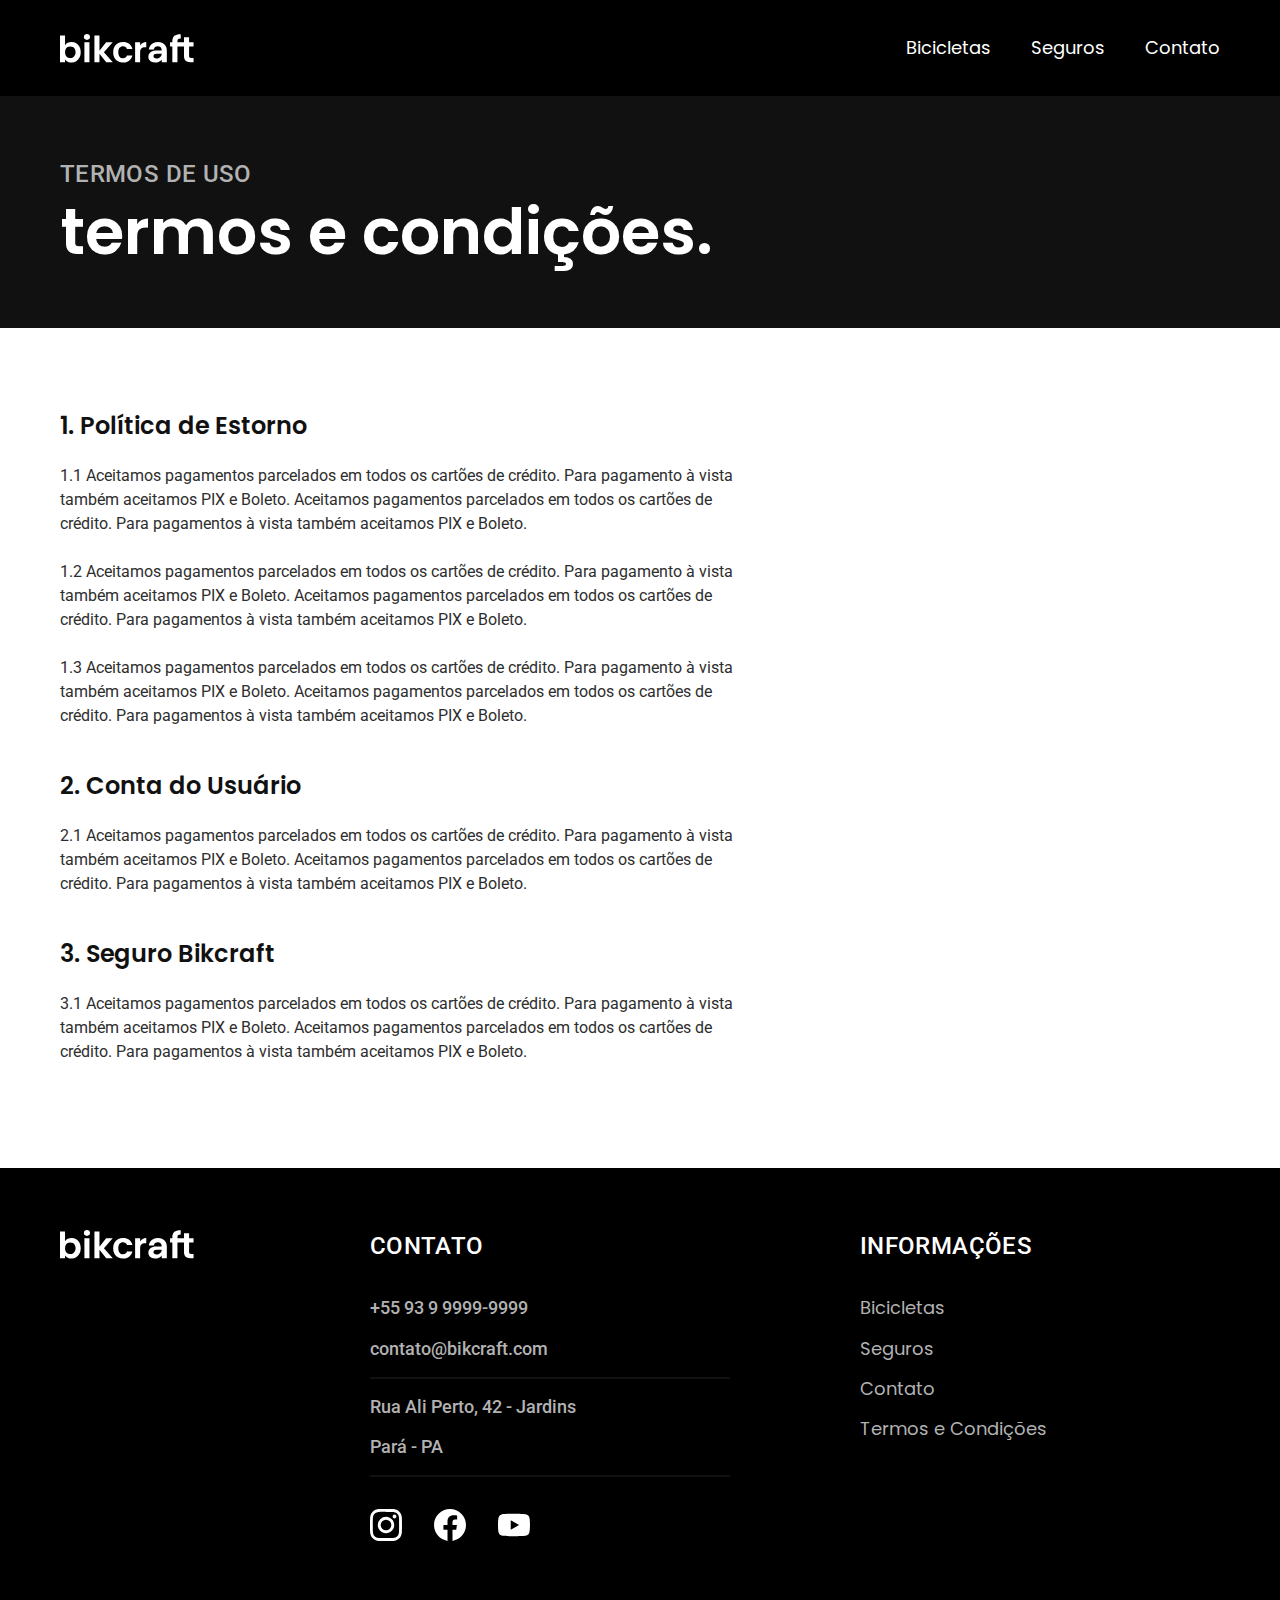
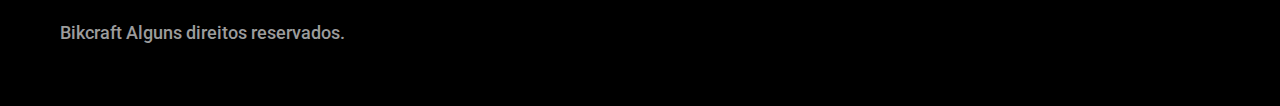
<file: termos.html>
<!DOCTYPE html>
<html lang="pt-br">
<!-- cometarios no html = shit + alt + A -->

<head>
  <meta charset="UTF-8">
  <meta name="viewport" content="width=device-width, initial-scale=1.0">
  <link rel="stylesheet" href="./css/style.css">
  <link rel="preconnect" href="https://fonts.googleapis.com">
  <link rel="preconnect" href="https://fonts.gstatic.com" crossorigin>
  <link href="https://fonts.googleapis.com/css2?family=Merriweather:wght@900&family=Poppins:wght@400;600&family=Roboto:wght@400;500&display=swap" rel="stylesheet">
  <title>Termos e Condições | Bikcraft</title>
</head>

<body id="termos">
  <header class="header-bg">
    <div class="header container">
      <a href="./"><img src="./img/bikcraft.svg" alt="Bikcraft"></a>
      <nav aria-label="primaria">
        <ul class="header-menu font-1-m cor-0">
          <li><a href="./bicicletas.html">Bicicletas</a></li>
          <li><a href="./seguros.html">Seguros</a></li>
          <li><a href="./contato.html">Contato</a></li>
        </ul>
      </nav>
    </div>
  </header>

  <main>
    <div class="titulo-bg">
      <div class="titulo container">
        <p class="font-2-l-b cor-5">Termos de uso</p>
        <h1 class="font-1-xxl cor-0">termos e condições<span>.</span></h1>
      </div>
    </div>

    <div class="termos font-2-s cor-10 container">
      <h2 class="font-1-l cor-11">1. Política de Estorno</h2>
      <p>1.1 Aceitamos pagamentos parcelados em todos os cartões de crédito. Para pagamento à vista também aceitamos PIX e Boleto. Aceitamos pagamentos parcelados em todos os cartões de crédito. Para pagamentos à vista também aceitamos PIX e Boleto.</p>
      <p>1.2 Aceitamos pagamentos parcelados em todos os cartões de crédito. Para pagamento à vista também aceitamos PIX e Boleto. Aceitamos pagamentos parcelados em todos os cartões de crédito. Para pagamentos à vista também aceitamos PIX e Boleto.</p>
      <p>1.3 Aceitamos pagamentos parcelados em todos os cartões de crédito. Para pagamento à vista também aceitamos PIX e Boleto. Aceitamos pagamentos parcelados em todos os cartões de crédito. Para pagamentos à vista também aceitamos PIX e Boleto.</p>
      <h2 class="font-1-l cor-11">2. Conta do Usuário</h2>
      <p>2.1 Aceitamos pagamentos parcelados em todos os cartões de crédito. Para pagamento à vista também aceitamos PIX e Boleto. Aceitamos pagamentos parcelados em todos os cartões de crédito. Para pagamentos à vista também aceitamos PIX e Boleto.</p>
      <h2 class="font-1-l cor-11">3. Seguro Bikcraft</h2>
      <p>3.1 Aceitamos pagamentos parcelados em todos os cartões de crédito. Para pagamento à vista também aceitamos PIX e Boleto. Aceitamos pagamentos parcelados em todos os cartões de crédito. Para pagamentos à vista também aceitamos PIX e Boleto.</p>
    </div>
  </main>

  <footer class="footer-bg">
    <div class="footer container">
      <img src="./img/bikcraft.svg" alt="Bikcraft">
      <div class="footer-contato">
        <h3 class="font-2-l-b cor-0">Contato</h3>
        <ul class="font-2-m cor-5">
          <li><a href="tel:+5592999999999">+55 93 9 9999-9999</a></li>
          <li><a href="mailto:contato@bikcraft.com">contato@bikcraft.com</a></li>
          <li>Rua Ali Perto, 42 - Jardins</li>
          <li>Pará - PA</li>
        </ul>
        <div class="footer-redes">
          <a href="./">
            <img src="./img/redes/instagram.svg" alt="Instagram">
          </a>
          <a href="./">
            <img src="./img/redes/facebook.svg" alt="Facebook">
          </a>
          <a href="./">
            <img src="./img/redes/youtube.svg" alt="Youtube">
          </a>
        </div>
      </div>
      <div class="footer-informacoes">
        <h3 class="font-2-l-b cor-0">Informações</h3>
        <nav>
          <ul class="font-1-m cor-5">
            <li><a href="./bicletas.html">Bicicletas</a></li>
            <li><a href="./seguros.html">Seguros</a></li>
            <li><a href="./contato.html">Contato</a></li>
            <li><a href="./termos.html">Termos e Condições</a></li>
          </ul>
        </nav>
      </div>
      <p class="footer-copy font-2-m cor-6">Bikcraft Alguns direitos reservados.</p>
    </div>
  </footer>

</body>

</html>
</file>
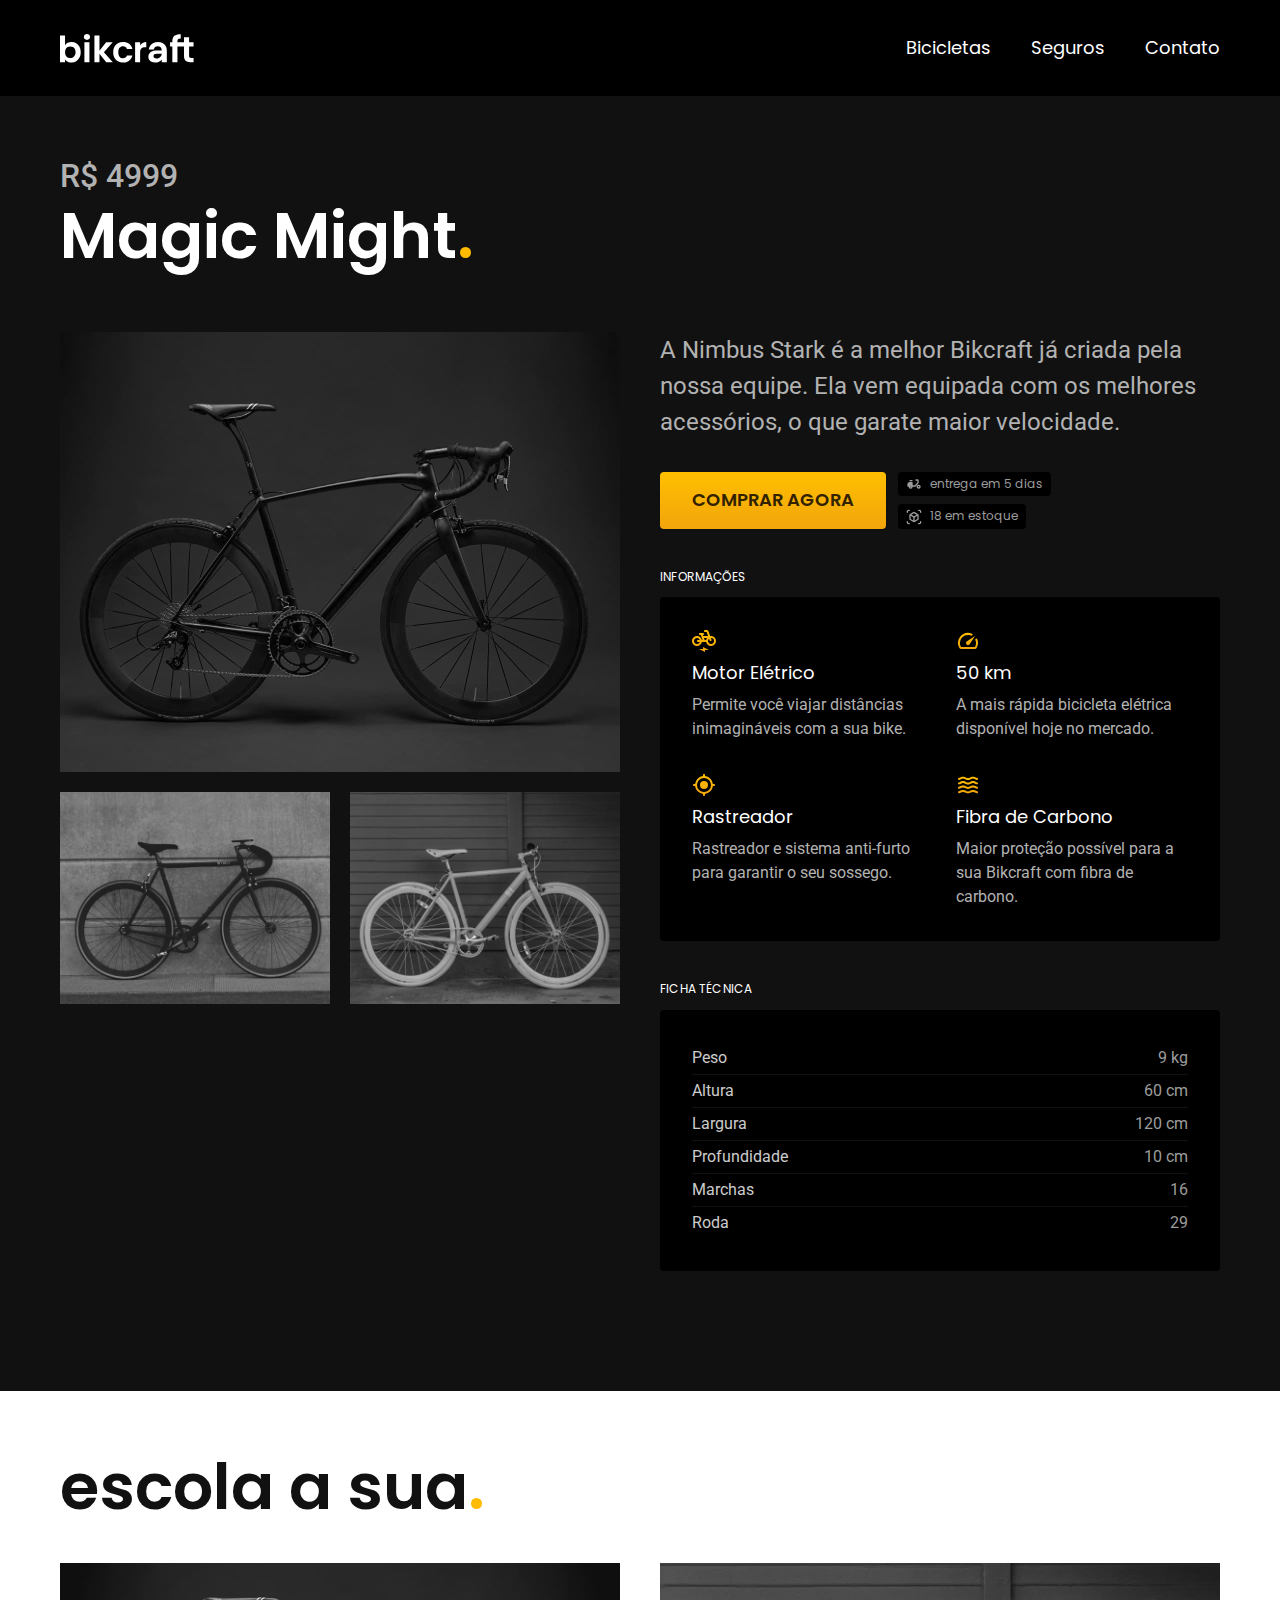
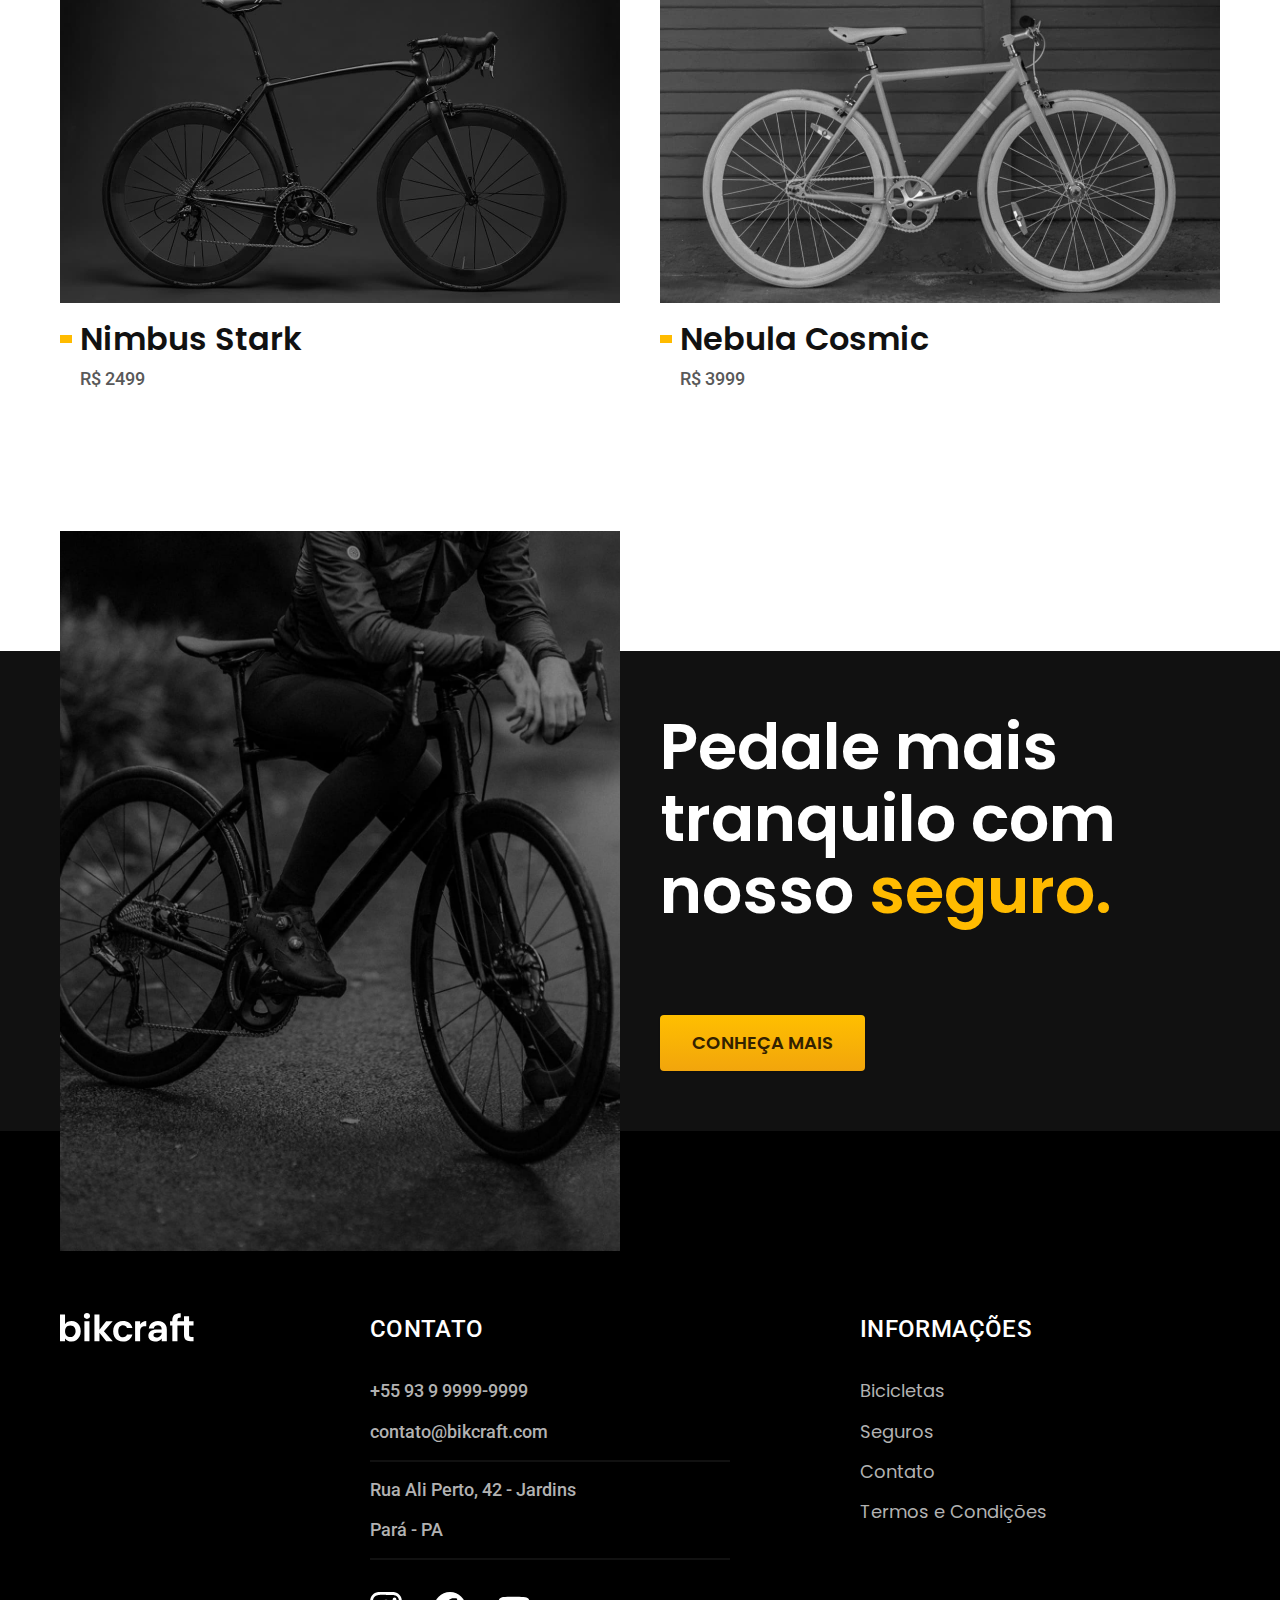
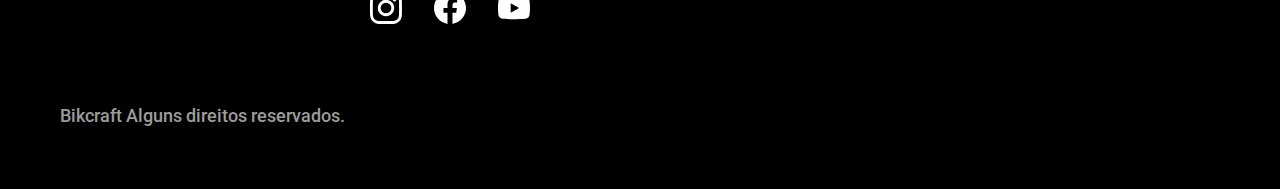
<file: bicicletas/magic.html>
<!DOCTYPE html>
<html lang="pt-br">
<!-- cometarios no html = shit + alt + A -->

<head>
  <meta charset="UTF-8">
  <meta name="viewport" content="width=device-width, initial-scale=1.0">
  <link rel="stylesheet" href="../css/style.css">
  <link rel="preconnect" href="https://fonts.googleapis.com">
  <link rel="preconnect" href="https://fonts.gstatic.com" crossorigin>
  <link href="https://fonts.googleapis.com/css2?family=Merriweather:wght@900&family=Poppins:wght@400;600&family=Roboto:wght@400;500&display=swap" rel="stylesheet">
  <title>Magic | Bikcraft</title>
</head>

<body id="bicicleta">
  <header class="header-bg">
    <div class="header container">
      <a href="../"><img src="../img/bikcraft.svg" alt="Bikcraft"></a>
      <nav aria-label="primaria">
        <ul class="header-menu font-1-m cor-0">
          <li><a href="../bicicletas.html">Bicicletas</a></li>
          <li><a href="../seguros.html">Seguros</a></li>
          <li><a href="../contato.html">Contato</a></li>
        </ul>
      </nav>
    </div>
  </header>

  <main class="titulo-bg">
    <div>
      <div class="titulo container">
        <p class="font-2-xl cor-5">R$ 4999</p>
        <h1 class="font-1-xxl cor-0">Magic Might<span class="cor-p1">.</span></h1>
      </div>
    </div>
    <div class="bicicleta container">
      <div class="bicicleta-imagens">
        <img src="../img/bicicleta/nimbus1.jpg" alt="">
        <img src="../img/bicicleta/nimbus2.jpg" alt="">
        <img src="../img/bicicleta/nimbus3.jpg" alt="">
      </div>
      <div class="bicicleta-conteudo">
        <p class="font-2-l cor-5">A Nimbus Stark é a melhor Bikcraft já criada pela nossa equipe. Ela vem equipada com os melhores acessórios, o que garate maior velocidade.</p>
        <div class="bicicleta-comprar">
          <a class="botao" href="../orcamento.html">Comprar Agora</a>
          <span class="font-1-xs cor-6"><img src="../img/icones/entrega.svg" alt="">entrega em 5 dias</span>
          <span class="font-1-xs cor-6"><img src="../img/icones/estoque.svg" alt="">18 em estoque</span>
        </div>
        <h2 class="font-1-xs cor-0">Informações</h2>
        <ul class="bicicleta-informacoes">
          <li>
            <img src="../img/icones/eletrica.svg" alt="">
            <h3 class="font-1-m cor-0">Motor Elétrico</h3>
            <p class="font-2-xs cor-5">Permite você viajar distâncias inimagináveis com a sua bike.</p>
          </li>
          <li>
            <img src="../img/icones/velocidade.svg" alt="">
            <h3 class="font-1-m cor-0">50 km</h3>
            <p class="font-2-xs cor-5">A mais rápida bicicleta elétrica disponível hoje no mercado.</p>
          </li>
          <li>
            <img src="../img/icones/rastreador.svg" alt="">
            <h3 class="font-1-m cor-0">Rastreador</h3>
            <p class="font-2-xs cor-5">Rastreador e sistema anti-furto para garantir o seu sossego.</p>
          </li>
          <li>
            <img src="../img/icones/carbono.svg" alt="">
            <h3 class="font-1-m cor-0">Fibra de Carbono</h3>
            <p class="font-2-xs cor-5">Maior proteção possível para a sua Bikcraft com fibra de carbono.</p>
          </li>
        </ul>
        <h2 class="font-1-xs cor-0">Ficha Técnica</h2>
        <ul class="bicicleta-ficha font-2-s cor-4">
          <li>Peso <span>9 kg</span></li>
          <li>Altura <span>60 cm</span></li>
          <li>Largura <span>120 cm</span></li>
          <li>Profundidade <span>10 cm</span></li>
          <li>Marchas <span>16</span></li>
          <li>Roda <span>29</span></li>
        </ul>
      </div>
    </div>
  </main>

  <article class="container bicicletas-lista">
    <h2 class="font-1-xxl">escola a sua<span class="cor-p1">.</span></h2>
    <ul>
      <li>
        <a href="./nimbus.html">
          <img src="../img/bicicletas/nimbus.jpg" alt="Bicicleta preta">
          <h3 class="font-1-xl">Nimbus Stark</h3>
          <span class="font-2-m cor-8">R$ 2499</span>
        </a>
      </li>
      <li>
        <a href="./nebula.html">
          <img src="../img/bicicletas/nebula.jpg" alt="Bicicleta preta">
          <h3 class="font-1-xl">Nebula Cosmic</h3>
          <span class="font-2-m cor-8">R$ 3999</span>
        </a>
      </li>
    </ul>
  </article>

  <article class="seguro-bg">
    <div class="seguro container">
      <div class="seguro-imagem">
        <img src="../img/fotos/seguros.jpg" alt="Pesso parada na bicicleta">
      </div>
      <div class="seguro-conteudo">
        <h2 class="font-1-xxl cor-0">Pedale mais tranquilo com nosso <span class="cor-p1">seguro.</span></h2>
        <p>Inscreva-se em um dos planos do nosso seguro Bikcraft e aproveite diversos benefícios.</p>
        <a class="botao" href="../seguros.html">Conheça Mais</a>
      </div>
    </div>
  </article>

  <footer class="footer-bg">
    <div class="footer container">
      <img src="../img/bikcraft.svg" alt="Bikcraft">
      <div class="footer-contato">
        <h3 class="font-2-l-b cor-0">Contato</h3>
        <ul class="font-2-m cor-5">
          <li><a href="tel:+5592999999999">+55 93 9 9999-9999</a></li>
          <li><a href="mailto:contato@bikcraft.com">contato@bikcraft.com</a></li>
          <li>Rua Ali Perto, 42 - Jardins</li>
          <li>Pará - PA</li>
        </ul>
        <div class="footer-redes">
          <a href="../">
            <img src="../img/redes/instagram.svg" alt="Instagram">
          </a>
          <a href="../">
            <img src="../img/redes/facebook.svg" alt="Facebook">
          </a>
          <a href="../">
            <img src="../img/redes/youtube.svg" alt="Youtube">
          </a>
        </div>
      </div>
      <div class="footer-informacoes">
        <h3 class="font-2-l-b cor-0">Informações</h3>
        <nav>
          <ul class="font-1-m cor-5">
            <li><a href="../bicletas.html">Bicicletas</a></li>
            <li><a href="../seguros.html">Seguros</a></li>
            <li><a href="../contato.html">Contato</a></li>
            <li><a href="../termos.html">Termos e Condições</a></li>
          </ul>
        </nav>
      </div>
      <p class="footer-copy font-2-m cor-6">Bikcraft Alguns direitos reservados.</p>
    </div>
  </footer>

</body>

</html>
</file>
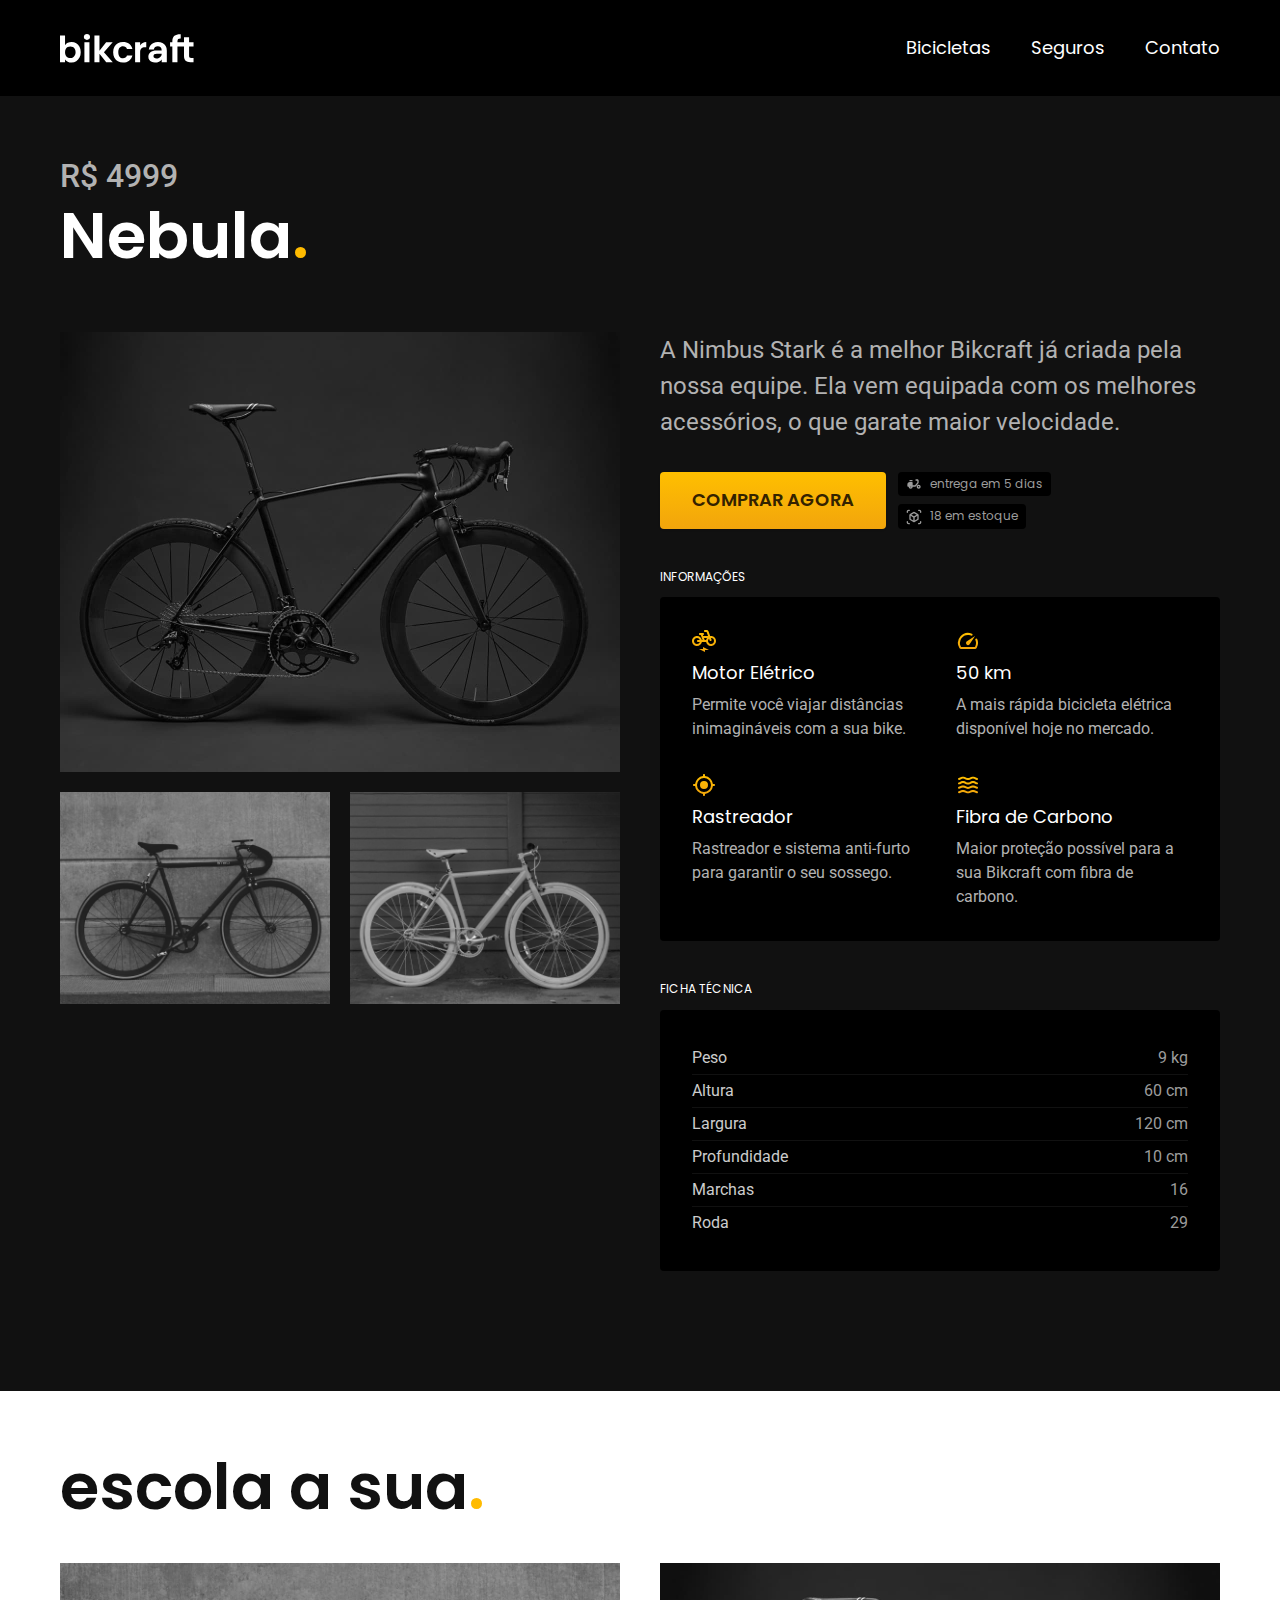
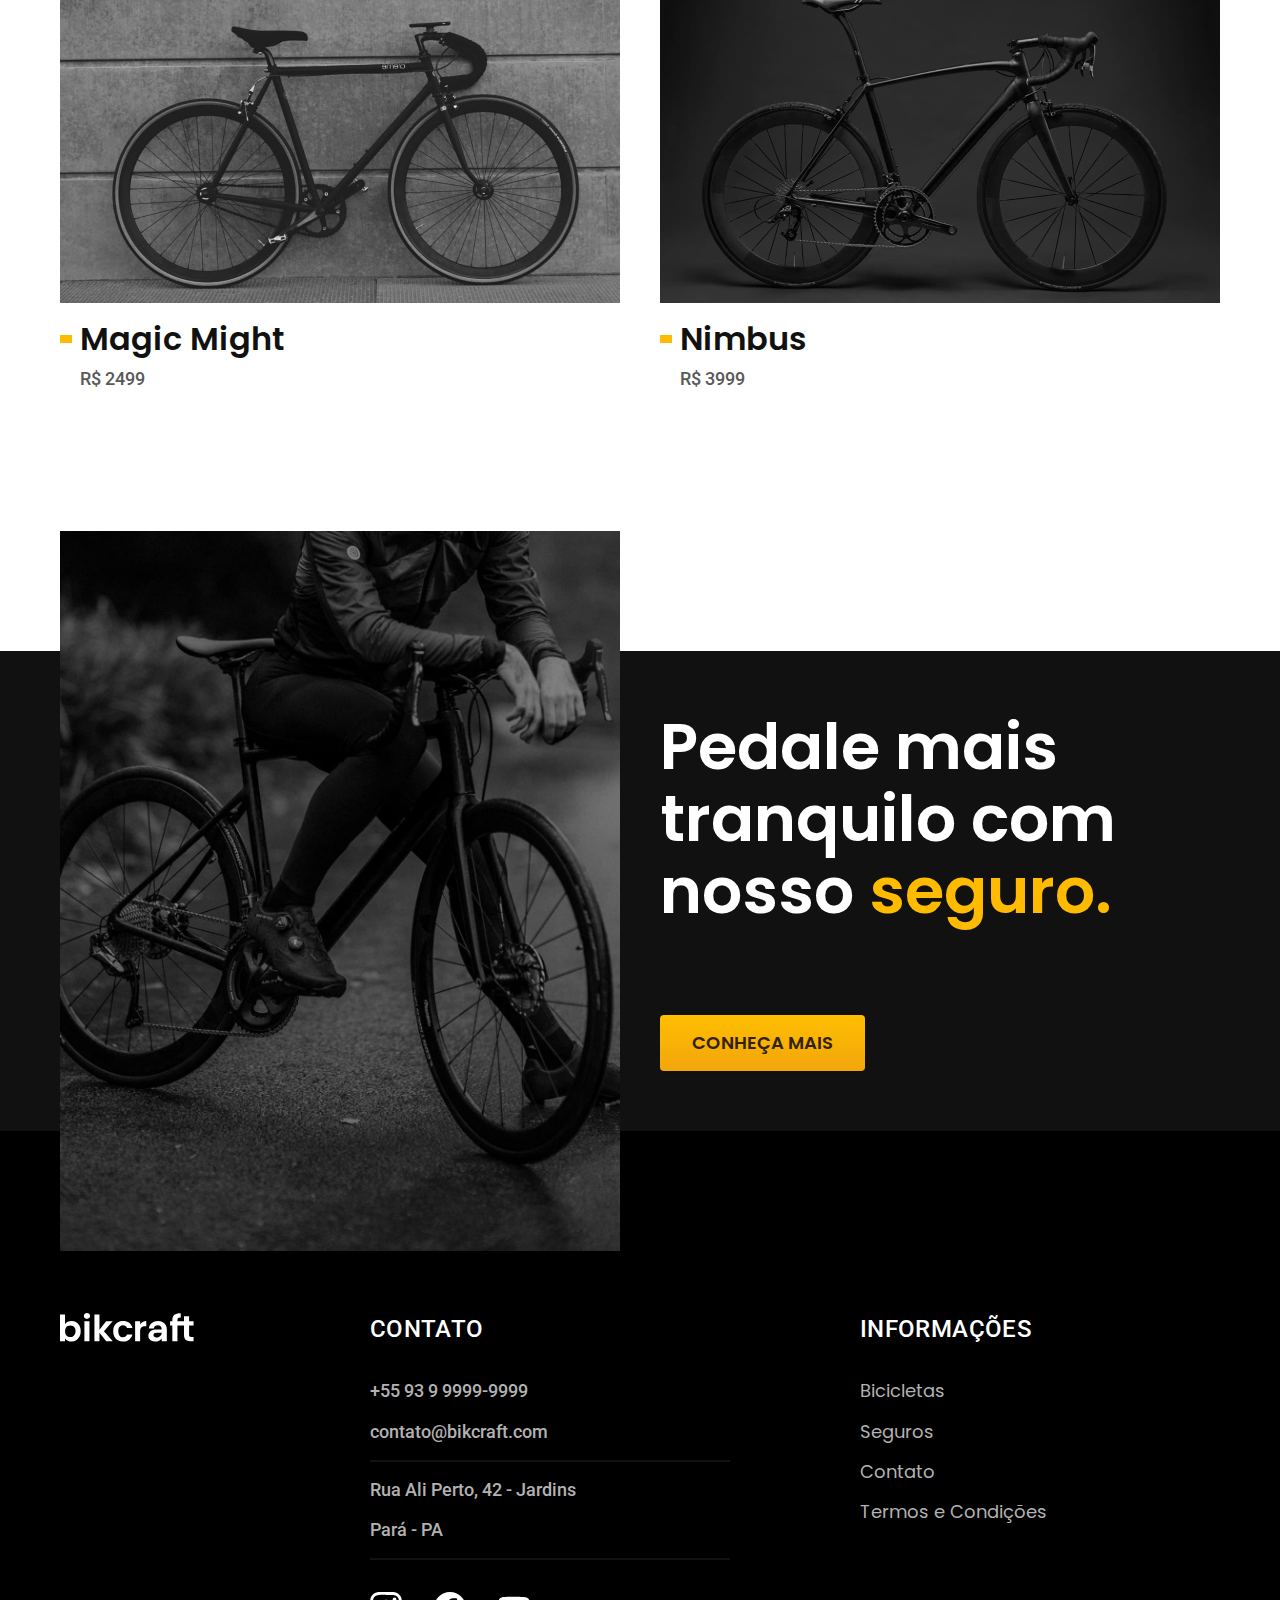
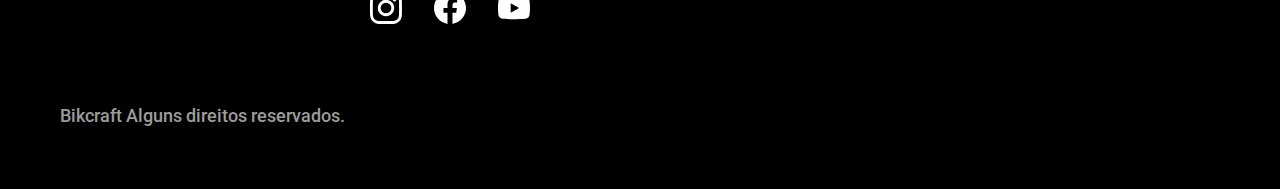
<file: bicicletas/nebula.html>
<!DOCTYPE html>
<html lang="pt-br">
<!-- cometarios no html = shit + alt + A -->

<head>
  <meta charset="UTF-8">
  <meta name="viewport" content="width=device-width, initial-scale=1.0">
  <link rel="stylesheet" href="../css/style.css">
  <link rel="preconnect" href="https://fonts.googleapis.com">
  <link rel="preconnect" href="https://fonts.gstatic.com" crossorigin>
  <link href="https://fonts.googleapis.com/css2?family=Merriweather:wght@900&family=Poppins:wght@400;600&family=Roboto:wght@400;500&display=swap" rel="stylesheet">
  <title>Nebula | Bikcraft</title>
</head>

<body id="bicicleta">
  <header class="header-bg">
    <div class="header container">
      <a href="../"><img src="../img/bikcraft.svg" alt="Bikcraft"></a>
      <nav aria-label="primaria">
        <ul class="header-menu font-1-m cor-0">
          <li><a href="../bicicletas.html">Bicicletas</a></li>
          <li><a href="../seguros.html">Seguros</a></li>
          <li><a href="../contato.html">Contato</a></li>
        </ul>
      </nav>
    </div>
  </header>

  <main class="titulo-bg">
    <div>
      <div class="titulo container">
        <p class="font-2-xl cor-5">R$ 4999</p>
        <h1 class="font-1-xxl cor-0">Nebula<span class="cor-p1">.</span></h1>
      </div>
    </div>
    <div class="bicicleta container">
      <div class="bicicleta-imagens">
        <img src="../img/bicicleta/nimbus1.jpg" alt="">
        <img src="../img/bicicleta/nimbus2.jpg" alt="">
        <img src="../img/bicicleta/nimbus3.jpg" alt="">
      </div>
      <div class="bicicleta-conteudo">
        <p class="font-2-l cor-5">A Nimbus Stark é a melhor Bikcraft já criada pela nossa equipe. Ela vem equipada com os melhores acessórios, o que garate maior velocidade.</p>
        <div class="bicicleta-comprar">
          <a class="botao" href="../orcamento.html">Comprar Agora</a>
          <span class="font-1-xs cor-6"><img src="../img/icones/entrega.svg" alt="">entrega em 5 dias</span>
          <span class="font-1-xs cor-6"><img src="../img/icones/estoque.svg" alt="">18 em estoque</span>
        </div>
        <h2 class="font-1-xs cor-0">Informações</h2>
        <ul class="bicicleta-informacoes">
          <li>
            <img src="../img/icones/eletrica.svg" alt="">
            <h3 class="font-1-m cor-0">Motor Elétrico</h3>
            <p class="font-2-xs cor-5">Permite você viajar distâncias inimagináveis com a sua bike.</p>
          </li>
          <li>
            <img src="../img/icones/velocidade.svg" alt="">
            <h3 class="font-1-m cor-0">50 km</h3>
            <p class="font-2-xs cor-5">A mais rápida bicicleta elétrica disponível hoje no mercado.</p>
          </li>
          <li>
            <img src="../img/icones/rastreador.svg" alt="">
            <h3 class="font-1-m cor-0">Rastreador</h3>
            <p class="font-2-xs cor-5">Rastreador e sistema anti-furto para garantir o seu sossego.</p>
          </li>
          <li>
            <img src="../img/icones/carbono.svg" alt="">
            <h3 class="font-1-m cor-0">Fibra de Carbono</h3>
            <p class="font-2-xs cor-5">Maior proteção possível para a sua Bikcraft com fibra de carbono.</p>
          </li>
        </ul>
        <h2 class="font-1-xs cor-0">Ficha Técnica</h2>
        <ul class="bicicleta-ficha font-2-s cor-4">
          <li>Peso <span>9 kg</span></li>
          <li>Altura <span>60 cm</span></li>
          <li>Largura <span>120 cm</span></li>
          <li>Profundidade <span>10 cm</span></li>
          <li>Marchas <span>16</span></li>
          <li>Roda <span>29</span></li>
        </ul>
      </div>
    </div>
  </main>

  <article class="container bicicletas-lista">
    <h2 class="font-1-xxl">escola a sua<span class="cor-p1">.</span></h2>
    <ul>
      <li>
        <a href="./magic.html">
          <img src="../img/bicicletas/magic.jpg" alt="Bicicleta preta">
          <h3 class="font-1-xl">Magic Might</h3>
          <span class="font-2-m cor-8">R$ 2499</span>
        </a>
      </li>
      <li>
        <a href="./nimbus.html">
          <img src="../img/bicicletas/nimbus.jpg" alt="Bicicleta preta">
          <h3 class="font-1-xl">Nimbus</h3>
          <span class="font-2-m cor-8">R$ 3999</span>
        </a>
      </li>
    </ul>
  </article>

  <article class="seguro-bg">
    <div class="seguro container">
      <div class="seguro-imagem">
        <img src="../img/fotos/seguros.jpg" alt="Pesso parada na bicicleta">
      </div>
      <div class="seguro-conteudo">
        <h2 class="font-1-xxl cor-0">Pedale mais tranquilo com nosso <span class="cor-p1">seguro.</span></h2>
        <p>Inscreva-se em um dos planos do nosso seguro Bikcraft e aproveite diversos benefícios.</p>
        <a class="botao" href="../seguros.html">Conheça Mais</a>
      </div>
    </div>
  </article>

  <footer class="footer-bg">
    <div class="footer container">
      <img src="../img/bikcraft.svg" alt="Bikcraft">
      <div class="footer-contato">
        <h3 class="font-2-l-b cor-0">Contato</h3>
        <ul class="font-2-m cor-5">
          <li><a href="tel:+5592999999999">+55 93 9 9999-9999</a></li>
          <li><a href="mailto:contato@bikcraft.com">contato@bikcraft.com</a></li>
          <li>Rua Ali Perto, 42 - Jardins</li>
          <li>Pará - PA</li>
        </ul>
        <div class="footer-redes">
          <a href="../">
            <img src="../img/redes/instagram.svg" alt="Instagram">
          </a>
          <a href="../">
            <img src="../img/redes/facebook.svg" alt="Facebook">
          </a>
          <a href="../">
            <img src="../img/redes/youtube.svg" alt="Youtube">
          </a>
        </div>
      </div>
      <div class="footer-informacoes">
        <h3 class="font-2-l-b cor-0">Informações</h3>
        <nav>
          <ul class="font-1-m cor-5">
            <li><a href="../bicletas.html">Bicicletas</a></li>
            <li><a href="../seguros.html">Seguros</a></li>
            <li><a href="../contato.html">Contato</a></li>
            <li><a href="../termos.html">Termos e Condições</a></li>
          </ul>
        </nav>
      </div>
      <p class="footer-copy font-2-m cor-6">Bikcraft Alguns direitos reservados.</p>
    </div>
  </footer>

</body>

</html>
</file>
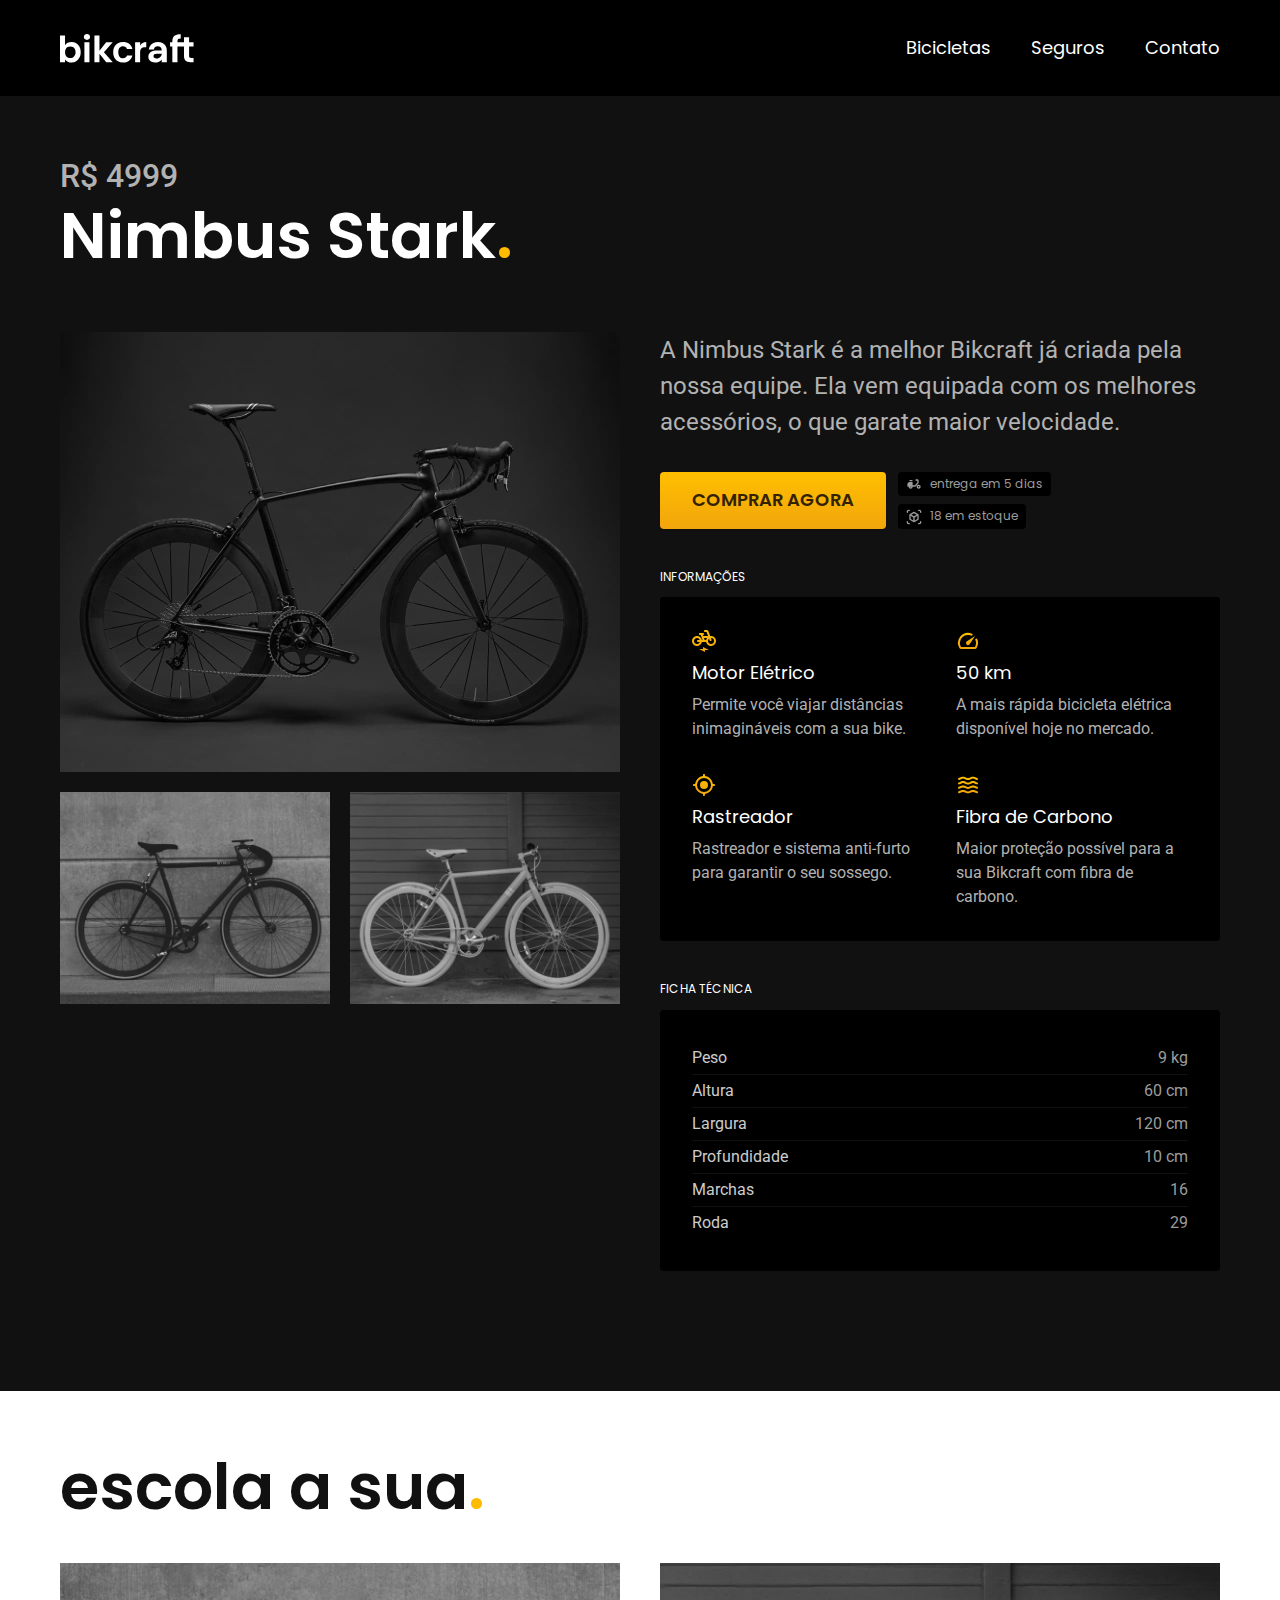
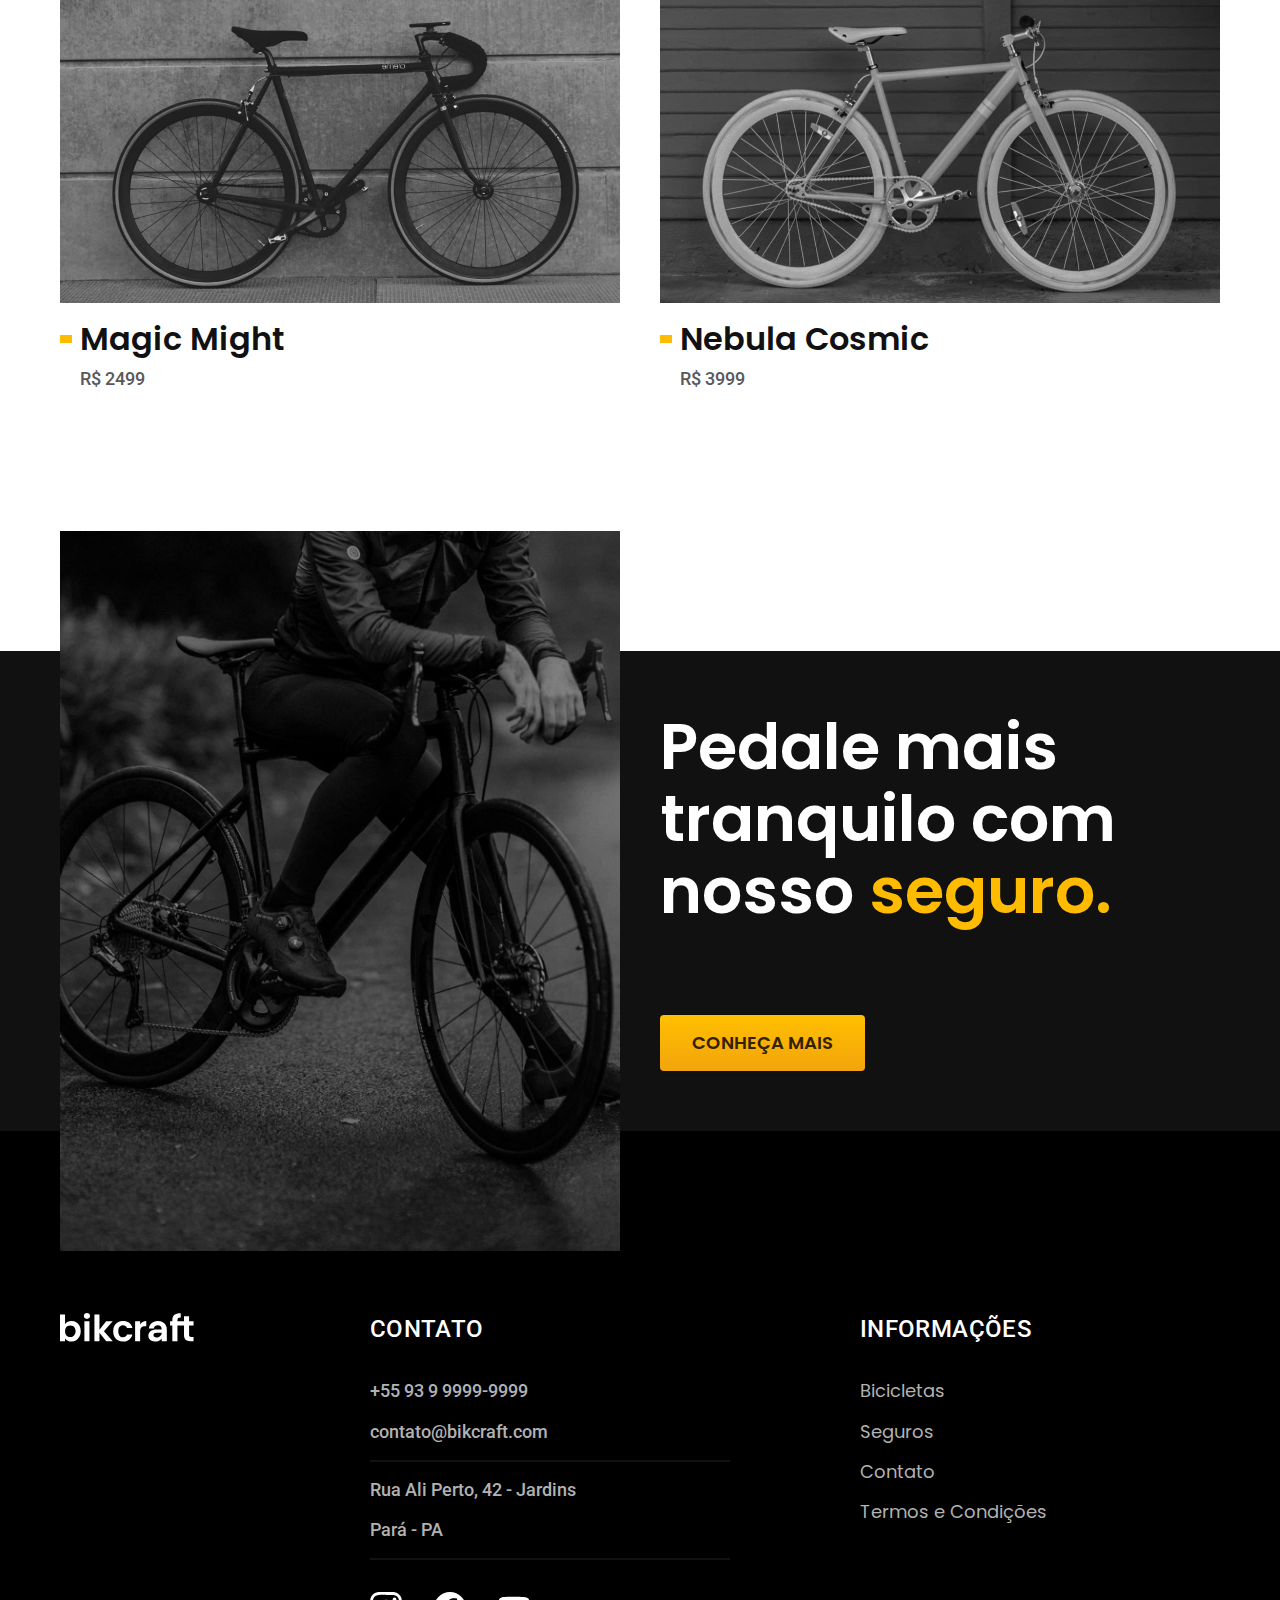
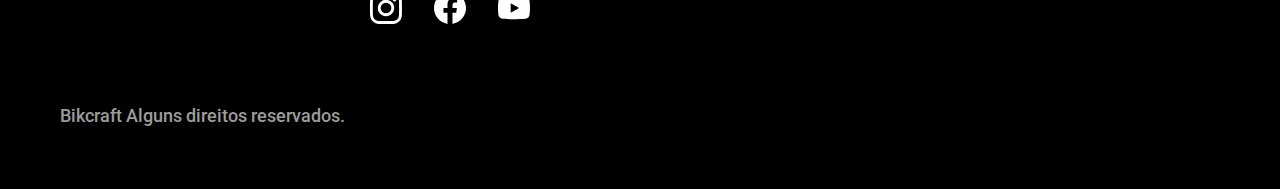
<file: bicicletas/nimbus.html>
<!DOCTYPE html>
<html lang="pt-br">
<!-- cometarios no html = shit + alt + A -->

<head>
  <meta charset="UTF-8">
  <meta name="viewport" content="width=device-width, initial-scale=1.0">
  <link rel="stylesheet" href="../css/style.css">
  <link rel="preconnect" href="https://fonts.googleapis.com">
  <link rel="preconnect" href="https://fonts.gstatic.com" crossorigin>
  <link href="https://fonts.googleapis.com/css2?family=Merriweather:wght@900&family=Poppins:wght@400;600&family=Roboto:wght@400;500&display=swap" rel="stylesheet">
  <title>Nimbus | Bikcraft</title>
</head>

<body id="bicicleta">
  <header class="header-bg">
    <div class="header container">
      <a href="../"><img src="../img/bikcraft.svg" alt="Bikcraft"></a>
      <nav aria-label="primaria">
        <ul class="header-menu font-1-m cor-0">
          <li><a href="../bicicletas.html">Bicicletas</a></li>
          <li><a href="../seguros.html">Seguros</a></li>
          <li><a href="../contato.html">Contato</a></li>
        </ul>
      </nav>
    </div>
  </header>

  <main class="titulo-bg">
    <div>
      <div class="titulo container">
        <p class="font-2-xl cor-5">R$ 4999</p>
        <h1 class="font-1-xxl cor-0">Nimbus Stark<span class="cor-p1">.</span></h1>
      </div>
    </div>
    <div class="bicicleta container">
      <div class="bicicleta-imagens">
        <img src="../img/bicicleta/nimbus1.jpg" alt="">
        <img src="../img/bicicleta/nimbus2.jpg" alt="">
        <img src="../img/bicicleta/nimbus3.jpg" alt="">
      </div>
      <div class="bicicleta-conteudo">
        <p class="font-2-l cor-5">A Nimbus Stark é a melhor Bikcraft já criada pela nossa equipe. Ela vem equipada com os melhores acessórios, o que garate maior velocidade.</p>
        <div class="bicicleta-comprar">
          <a class="botao" href="../orcamento.html">Comprar Agora</a>
          <span class="font-1-xs cor-6"><img src="../img/icones/entrega.svg" alt="">entrega em 5 dias</span>
          <span class="font-1-xs cor-6"><img src="../img/icones/estoque.svg" alt="">18 em estoque</span>
        </div>
        <h2 class="font-1-xs cor-0">Informações</h2>
        <ul class="bicicleta-informacoes">
          <li>
            <img src="../img/icones/eletrica.svg" alt="">
            <h3 class="font-1-m cor-0">Motor Elétrico</h3>
            <p class="font-2-xs cor-5">Permite você viajar distâncias inimagináveis com a sua bike.</p>
          </li>
          <li>
            <img src="../img/icones/velocidade.svg" alt="">
            <h3 class="font-1-m cor-0">50 km</h3>
            <p class="font-2-xs cor-5">A mais rápida bicicleta elétrica disponível hoje no mercado.</p>
          </li>
          <li>
            <img src="../img/icones/rastreador.svg" alt="">
            <h3 class="font-1-m cor-0">Rastreador</h3>
            <p class="font-2-xs cor-5">Rastreador e sistema anti-furto para garantir o seu sossego.</p>
          </li>
          <li>
            <img src="../img/icones/carbono.svg" alt="">
            <h3 class="font-1-m cor-0">Fibra de Carbono</h3>
            <p class="font-2-xs cor-5">Maior proteção possível para a sua Bikcraft com fibra de carbono.</p>
          </li>
        </ul>
        <h2 class="font-1-xs cor-0">Ficha Técnica</h2>
        <ul class="bicicleta-ficha font-2-s cor-4">
          <li>Peso <span>9 kg</span></li>
          <li>Altura <span>60 cm</span></li>
          <li>Largura <span>120 cm</span></li>
          <li>Profundidade <span>10 cm</span></li>
          <li>Marchas <span>16</span></li>
          <li>Roda <span>29</span></li>
        </ul>
      </div>
    </div>
  </main>

  <article class="container bicicletas-lista">
    <h2 class="font-1-xxl">escola a sua<span class="cor-p1">.</span></h2>
    <ul>
      <li>
        <a href="./magic.html">
          <img src="../img/bicicletas/magic.jpg" alt="Bicicleta preta">
          <h3 class="font-1-xl">Magic Might</h3>
          <span class="font-2-m cor-8">R$ 2499</span>
        </a>
      </li>
      <li>
        <a href="./nebula.html">
          <img src="../img/bicicletas/nebula.jpg" alt="Bicicleta preta">
          <h3 class="font-1-xl">Nebula Cosmic</h3>
          <span class="font-2-m cor-8">R$ 3999</span>
        </a>
      </li>
    </ul>
  </article>

  <article class="seguro-bg">
    <div class="seguro container">
      <div class="seguro-imagem">
        <img src="../img/fotos/seguros.jpg" alt="Pesso parada na bicicleta">
      </div>
      <div class="seguro-conteudo">
        <h2 class="font-1-xxl cor-0">Pedale mais tranquilo com nosso <span class="cor-p1">seguro.</span></h2>
        <p>Inscreva-se em um dos planos do nosso seguro Bikcraft e aproveite diversos benefícios.</p>
        <a class="botao" href="../seguros.html">Conheça Mais</a>
      </div>
    </div>
  </article>

  <footer class="footer-bg">
    <div class="footer container">
      <img src="../img/bikcraft.svg" alt="Bikcraft">
      <div class="footer-contato">
        <h3 class="font-2-l-b cor-0">Contato</h3>
        <ul class="font-2-m cor-5">
          <li><a href="tel:+5592999999999">+55 93 9 9999-9999</a></li>
          <li><a href="mailto:contato@bikcraft.com">contato@bikcraft.com</a></li>
          <li>Rua Ali Perto, 42 - Jardins</li>
          <li>Pará - PA</li>
        </ul>
        <div class="footer-redes">
          <a href="../">
            <img src="../img/redes/instagram.svg" alt="Instagram">
          </a>
          <a href="../">
            <img src="../img/redes/facebook.svg" alt="Facebook">
          </a>
          <a href="../">
            <img src="../img/redes/youtube.svg" alt="Youtube">
          </a>
        </div>
      </div>
      <div class="footer-informacoes">
        <h3 class="font-2-l-b cor-0">Informações</h3>
        <nav>
          <ul class="font-1-m cor-5">
            <li><a href="../bicletas.html">Bicicletas</a></li>
            <li><a href="../seguros.html">Seguros</a></li>
            <li><a href="../contato.html">Contato</a></li>
            <li><a href="../termos.html">Termos e Condições</a></li>
          </ul>
        </nav>
      </div>
      <p class="footer-copy font-2-m cor-6">Bikcraft Alguns direitos reservados.</p>
    </div>
  </footer>

</body>

</html>
</file>
<file: css/style.css>
@import "./global/main.css";
@import "./global/header.css";
@import "./global/footer.css";
@import "./home/introducao.css";
@import "./utilidades/componentes.css";
@import "./utilidades/tipografia.css";
@import "./utilidades/cores.css";
@import "./bicicletas/bicicletas-lista.css";
@import "./bicicletas/bicicletas.css";
@import "./home/tecnologia.css";
@import "./home/parceiros.css";
@import "./home/depoimento.css";
@import "./seguros/seguros.css";
@import "./termos/termos.css";
@import "./seguros/perguntas.css";
@import "./seguros/vantagens.css";
@import "./bicicleta/bicicleta.css";
@import "./bicicleta/seguro.css";
@import "./contato/contato.css";
@import "./contato/lojas.css";
@import "./utilidades/formulario.css";
@import "./orcamento/orcamento.css";
</file>
